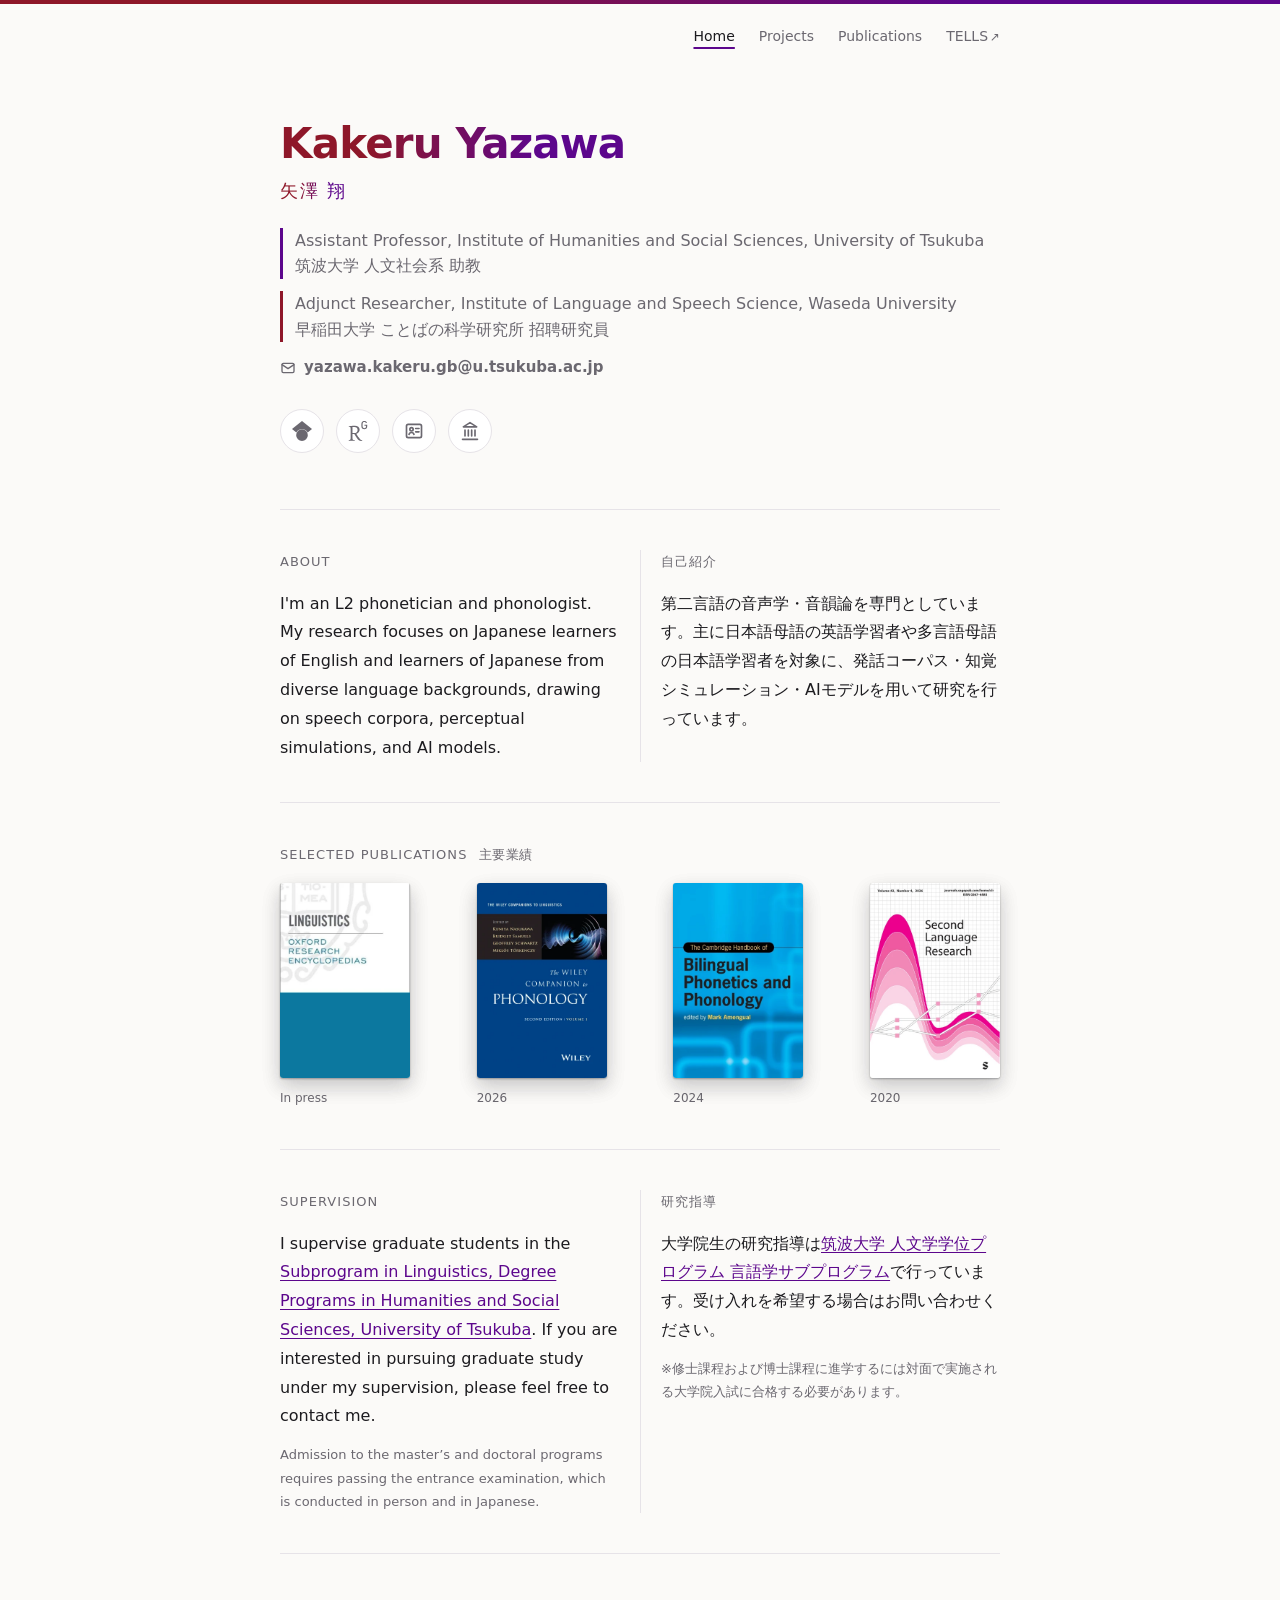
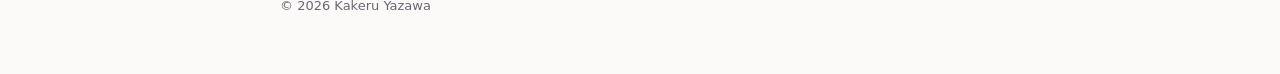
<file: index.html>
<!DOCTYPE html>
<html lang="ja">
<head>
<meta charset="UTF-8">
<meta name="viewport" content="width=device-width, initial-scale=1.0">
<!-- Google Analytics -->
<script async src="https://www.googletagmanager.com/gtag/js?id=G-76KZ6L3GGK"></script>
<script>
  window.dataLayer = window.dataLayer || [];
  function gtag(){dataLayer.push(arguments);}
  gtag('js', new Date());
  gtag('config', 'G-76KZ6L3GGK');
</script>
<title>Kakeru Yazawa（矢澤 翔）</title>
<meta name="description" content="Personal website of Kakeru Yazawa. 矢澤 翔の個人サイトです。">
<link rel="canonical" href="https://kakeru-yazawa.github.io/">
<meta property="og:type" content="website">
<meta property="og:site_name" content="Kakeru Yazawa（矢澤 翔）">
<meta property="og:title" content="Kakeru Yazawa（矢澤 翔）">
<meta property="og:description" content="Personal website of Kakeru Yazawa. 矢澤 翔の個人サイトです。">
<meta property="og:url" content="https://kakeru-yazawa.github.io/">
<meta property="og:locale" content="ja_JP">
<meta name="twitter:card" content="summary">
<script type="application/ld+json">
{
  "@context": "https://schema.org",
  "@type": "WebSite",
  "name": "Kakeru Yazawa（矢澤 翔）",
  "url": "https://kakeru-yazawa.github.io/"
}
</script>
<script type="application/ld+json">
{
  "@context": "https://schema.org",
  "@type": "Person",
  "name": "Kakeru Yazawa",
  "alternateName": "矢澤 翔",
  "url": "https://kakeru-yazawa.github.io/",
  "jobTitle": "Assistant Professor",
  "affiliation": [
    {
      "@type": "CollegeOrUniversity",
      "name": "University of Tsukuba",
      "alternateName": "筑波大学"
    },
    {
      "@type": "Organization",
      "name": "Institute of Language and Speech Science, Waseda University",
      "alternateName": "早稲田大学 ことばの科学研究所"
    }
  ],
  "knowsAbout": [
    "second language speech",
    "phonetics",
    "phonology",
    "speech corpora",
    "speech perception"
  ],
  "sameAs": [
    "https://scholar.google.com/citations?user=lG83zm0AAAAJ",
    "https://www.researchgate.net/profile/Kakeru-Yazawa",
    "https://researchmap.jp/kakeruyazawa",
    "https://trios.tsukuba.ac.jp/researcher/0000004554"
  ]
}
</script>
<link rel="icon" href="icons/favicon.svg" type="image/svg+xml">
<link rel="apple-touch-icon" href="icons/favicon.png">
<link rel="stylesheet" href="style.css">
</head>
<body>
<main class="page">
<nav class="site-nav">
  <ul>
    <li><a href="./" aria-current="page">Home</a></li>
    <li><a href="projects.html">Projects</a></li>
    <li><a href="publications.html">Publications</a></li>
    <li><a href="https://sites.google.com/view/jinsya-tells" target="_blank" rel="noopener" title="TELLS: Tsukuba Empirical Linguistics and Language Sciences（筑波実証言語研究グループ）">TELLS<span class="ext" aria-hidden="true">↗</span></a></li>
  </ul>
</nav>

  <header class="hero">
    <h1 lang="en">Kakeru Yazawa</h1>
    <p class="name-ja">矢澤 翔</p>
    <p class="affiliation affiliation-tsukuba">
      <span lang="en">Assistant Professor, Institute of Humanities and Social Sciences, University of Tsukuba</span>
      <span>筑波大学 人文社会系 助教</span>
    </p>
    <p class="affiliation affiliation-waseda">
      <span lang="en">Adjunct Researcher, Institute of Language and Speech Science, Waseda University</span>
      <span>早稲田大学 ことばの科学研究所 招聘研究員</span>
    </p>
    <p class="contact">
      <svg viewBox="0 0 24 24" aria-hidden="true"><rect x="3" y="5" width="18" height="14" rx="2"/><path d="m3 7 9 6 9-6"/></svg>
      <span class="email">yazawa.kakeru.gb [at] u.tsukuba.ac.jp</span>
    </p>
    <div class="actions">
      <ul class="socials">
        <li>
          <a class="social social-scholar" href="https://scholar.google.com/citations?user=lG83zm0AAAAJ" aria-label="Google Scholar" title="Google Scholar">
            <svg viewBox="0 0 24 24" aria-hidden="true"><path d="M5.242 13.769L0 9.5 12 0l12 9.5-5.242 4.269C17.548 11.249 14.978 9.5 12 9.5c-2.977 0-5.548 1.748-6.758 4.269zM12 10a7 7 0 1 0 0 14 7 7 0 0 0 0-14z"/></svg>
          </a>
        </li>
        <li>
          <a class="social social-researchgate" href="https://www.researchgate.net/profile/Kakeru-Yazawa" aria-label="ResearchGate" title="ResearchGate">
            <svg viewBox="0 0 24 24" aria-hidden="true"><path d="M19.586 0c-.818 0-1.508.19-2.073.565-.563.377-.97.936-1.213 1.68a3.193 3.193 0 0 0-.112.437 8.365 8.365 0 0 0-.078.53 9 9 0 0 0-.05.727c-.01.282-.013.621-.013 1.016a31.121 31.123 0 0 0 .014 1.017 9 9 0 0 0 .05.727 7.946 7.946 0 0 0 .077.53h-.005a3.334 3.334 0 0 0 .113.438c.245.743.65 1.303 1.214 1.68.565.376 1.256.564 2.075.564.8 0 1.536-.213 2.105-.603.57-.39.94-.916 1.175-1.65.076-.235.135-.558.177-.93a10.9 10.9 0 0 0 .043-1.207v-.82c0-.095-.047-.142-.14-.142h-3.064c-.094 0-.14.047-.14.141v.956c0 .094.046.14.14.14h1.666c.056 0 .084.03.084.086 0 .36 0 .62-.036.865-.038.244-.1.447-.147.606-.108.385-.348.664-.638.876-.29.212-.738.35-1.227.35-.545 0-.901-.15-1.21-.353-.306-.203-.517-.454-.67-.915a3.136 3.136 0 0 1-.147-.762 17.366 17.367 0 0 1-.034-.656c-.01-.26-.014-.572-.014-.939a26.401 26.403 0 0 1 .014-.938 15.821 15.822 0 0 1 .035-.656 3.19 3.19 0 0 1 .148-.76 1.89 1.89 0 0 1 .742-1.01c.344-.244.593-.352 1.137-.352.508 0 .815.096 1.144.303.33.207.528.492.764.925.047.094.111.118.198.07l1.044-.43c.075-.048.09-.115.042-.199a3.549 3.549 0 0 0-.466-.742 3 3 0 0 0-.679-.607 3.313 3.313 0 0 0-.903-.41A4.068 4.068 0 0 0 19.586 0zM8.217 5.836c-1.69 0-3.036.086-4.297.086-1.146 0-2.291 0-3.007-.029v.831l1.088.2c.744.144 1.174.488 1.174 2.264v11.288c0 1.777-.43 2.12-1.174 2.263l-1.088.2v.832c.773-.029 2.12-.086 3.465-.086 1.29 0 2.951.057 3.667.086v-.831l-1.49-.2c-.773-.115-1.174-.487-1.174-2.264v-4.784c.688.057 1.29.057 2.206.057 1.748 3.123 3.41 5.472 4.355 6.56.86 1.032 2.177 1.691 3.839 1.691.487 0 1.003-.086 1.318-.23v-.744c-1.031 0-2.063-.716-2.808-1.518-1.26-1.376-2.95-3.582-4.355-6.074 2.32-.545 4.04-2.722 4.04-4.9 0-3.208-2.492-4.698-5.758-4.698zm-.515 1.29c2.406 0 3.839 1.26 3.839 3.552 0 2.263-1.547 3.782-4.097 3.782-.974 0-1.404-.03-2.063-.086v-7.19c.66-.059 1.547-.059 2.32-.059z"/></svg>
          </a>
        </li>
        <li>
          <a class="social social-researchmap" href="https://researchmap.jp/kakeruyazawa" aria-label="researchmap" title="researchmap">
            <svg class="stroke" viewBox="0 0 24 24" aria-hidden="true"><rect x="3" y="4" width="18" height="16" rx="2"/><circle cx="9" cy="10" r="2"/><path d="M6 16c.6-1.5 1.7-2.2 3-2.2s2.4.7 3 2.2M14 9h4M14 13h4"/></svg>
          </a>
        </li>
        <li>
          <a class="social social-trios" href="https://trios.tsukuba.ac.jp/researcher/0000004554" aria-label="TRIOS（筑波大学研究者総覧）" title="TRIOS（筑波大学研究者総覧）">
            <svg class="stroke" viewBox="0 0 24 24" aria-hidden="true"><path d="M3 22h18M6 18v-7M10 18v-7M14 18v-7M18 18v-7M12 2l8 5H4z"/></svg>
          </a>
        </li>
      </ul>
    </div>
  </header>

  <section class="section bilingual">
    <div lang="en">
      <h2>About</h2>
      <p>I'm an L2 phonetician and phonologist. My research focuses on Japanese learners of English and learners of Japanese from diverse language backgrounds, drawing on speech corpora, perceptual simulations, and AI models.</p>
    </div>
    <div>
      <h2>自己紹介</h2>
      <p>第二言語の音声学・音韻論を専門としています。主に日本語母語の英語学習者や多言語母語の日本語学習者を対象に、発話コーパス・知覚シミュレーション・AIモデルを用いて研究を行っています。</p>
    </div>
  </section>

  <section class="section publications-selected">
    <h2>Selected publications <span class="ja" lang="ja">主要業績</span></h2>
    <ul class="book-shelf">
      <li>
        <a class="book" href="https://doi.org/10.1093/acrefore/9780199384655.013.1103" target="_blank" rel="noopener">
          <span class="book-page" aria-hidden="true">
            <span class="bp-title">Phonetic development in the lifespan</span>
            <span class="bp-authors">Kakeru Yazawa<br>Catalina Torres<br>Paola Escudero</span>
          </span>
          <span class="book-cover">
            <img src="images/oxford-research-encyclopedia-linguistics.webp" width="360" height="546" loading="lazy" alt="Oxford Research Encyclopedia of Linguistics: article by Yazawa, Torres and Escudero">
            <span class="book-back"></span>
          </span>
        </a>
        <span>In press</span>
      </li>
      <li>
        <a class="book" href="https://doi.org/10.1002/9781394166091.wbctp0152" target="_blank" rel="noopener">
          <span class="book-page" aria-hidden="true">
            <span class="bp-title">Second language phonology</span>
            <span class="bp-authors">Laura Colantoni<br>Paola Escudero<br>Jeffrey Steele<br>Kakeru Yazawa</span>
          </span>
          <span class="book-cover">
            <img src="images/wiley-companion-to-phonology.webp" width="360" height="532" loading="lazy" alt="The Wiley Companion to Phonology, 2nd edition, Volume 1, edited by Nasukawa, Samuels, Schwartz and Törkenczy: chapter by Colantoni, Escudero, Steele and Yazawa">
            <span class="book-back"></span>
          </span>
        </a>
        <span>2026</span>
      </li>
      <li>
        <a class="book" href="https://doi.org/10.1017/9781009105767.009" target="_blank" rel="noopener">
          <span class="book-page" aria-hidden="true">
            <span class="bp-title">The Second Language Linguistic Perception model</span>
            <span class="bp-authors">Paola Escudero<br>Kakeru Yazawa</span>
          </span>
          <span class="book-cover">
            <img src="images/cambridge-handbook-bilingual-phonetics-phonology.webp" width="360" height="546" loading="lazy" alt="The Cambridge Handbook of Bilingual Phonetics and Phonology, edited by Mark Amengual (Cambridge University Press, 2024): chapter by Escudero and Yazawa">
            <span class="book-back"></span>
          </span>
        </a>
        <span>2024</span>
      </li>
      <li>
        <a class="book" href="https://doi.org/10.1177/0267658319832645" target="_blank" rel="noopener">
          <span class="book-page" aria-hidden="true">
            <span class="bp-title">Language-dependent cue weighting: An investigation of perception modes in L2 learning</span>
            <span class="bp-authors">Kakeru Yazawa<br>James Whang<br>Mariko Kondo<br>Paola Escudero</span>
          </span>
          <span class="book-cover">
            <img src="images/second-language-research.webp" width="360" height="546" loading="lazy" alt="Second Language Research (SAGE journal): article by Yazawa, Whang, Kondo and Escudero">
            <span class="book-back"></span>
          </span>
        </a>
        <span>2020</span>
      </li>
    </ul>
  </section>

  <section class="section bilingual">
    <div lang="en">
      <h2>Supervision</h2>
      <p>I supervise graduate students in the <a href="https://linguistics.hass.tsukuba.ac.jp/">Subprogram in Linguistics, Degree Programs in Humanities and Social Sciences, University of Tsukuba</a>. If you are interested in pursuing graduate study under my supervision, please feel free to contact me.</p>
      <p class="note">Admission to the master&rsquo;s and doctoral programs requires passing the entrance examination, which is conducted in person and in Japanese.</p>
    </div>
    <div>
      <h2>研究指導</h2>
      <p>大学院生の研究指導は<a href="https://linguistics.hass.tsukuba.ac.jp/">筑波大学 人文学学位プログラム 言語学サブプログラム</a>で行っています。受け入れを希望する場合はお問い合わせください。</p>
      <p class="note">※修士課程および博士課程に進学するには対面で実施される大学院入試に合格する必要があります。</p>
    </div>
  </section>

  <footer class="footer">&copy; 2026 Kakeru Yazawa</footer>
</main>
<script>
  // Build the email address at display time (so the HTML never contains a raw address with @)
  document.querySelectorAll(".email").forEach(function (el) {
    var address = ["yazawa.kakeru.gb", "u.tsukuba.ac.jp"].join("@");
    el.textContent = address;
  });
</script>
<script src="js/book-shelf.js"></script>
</body>
</html>
</file>
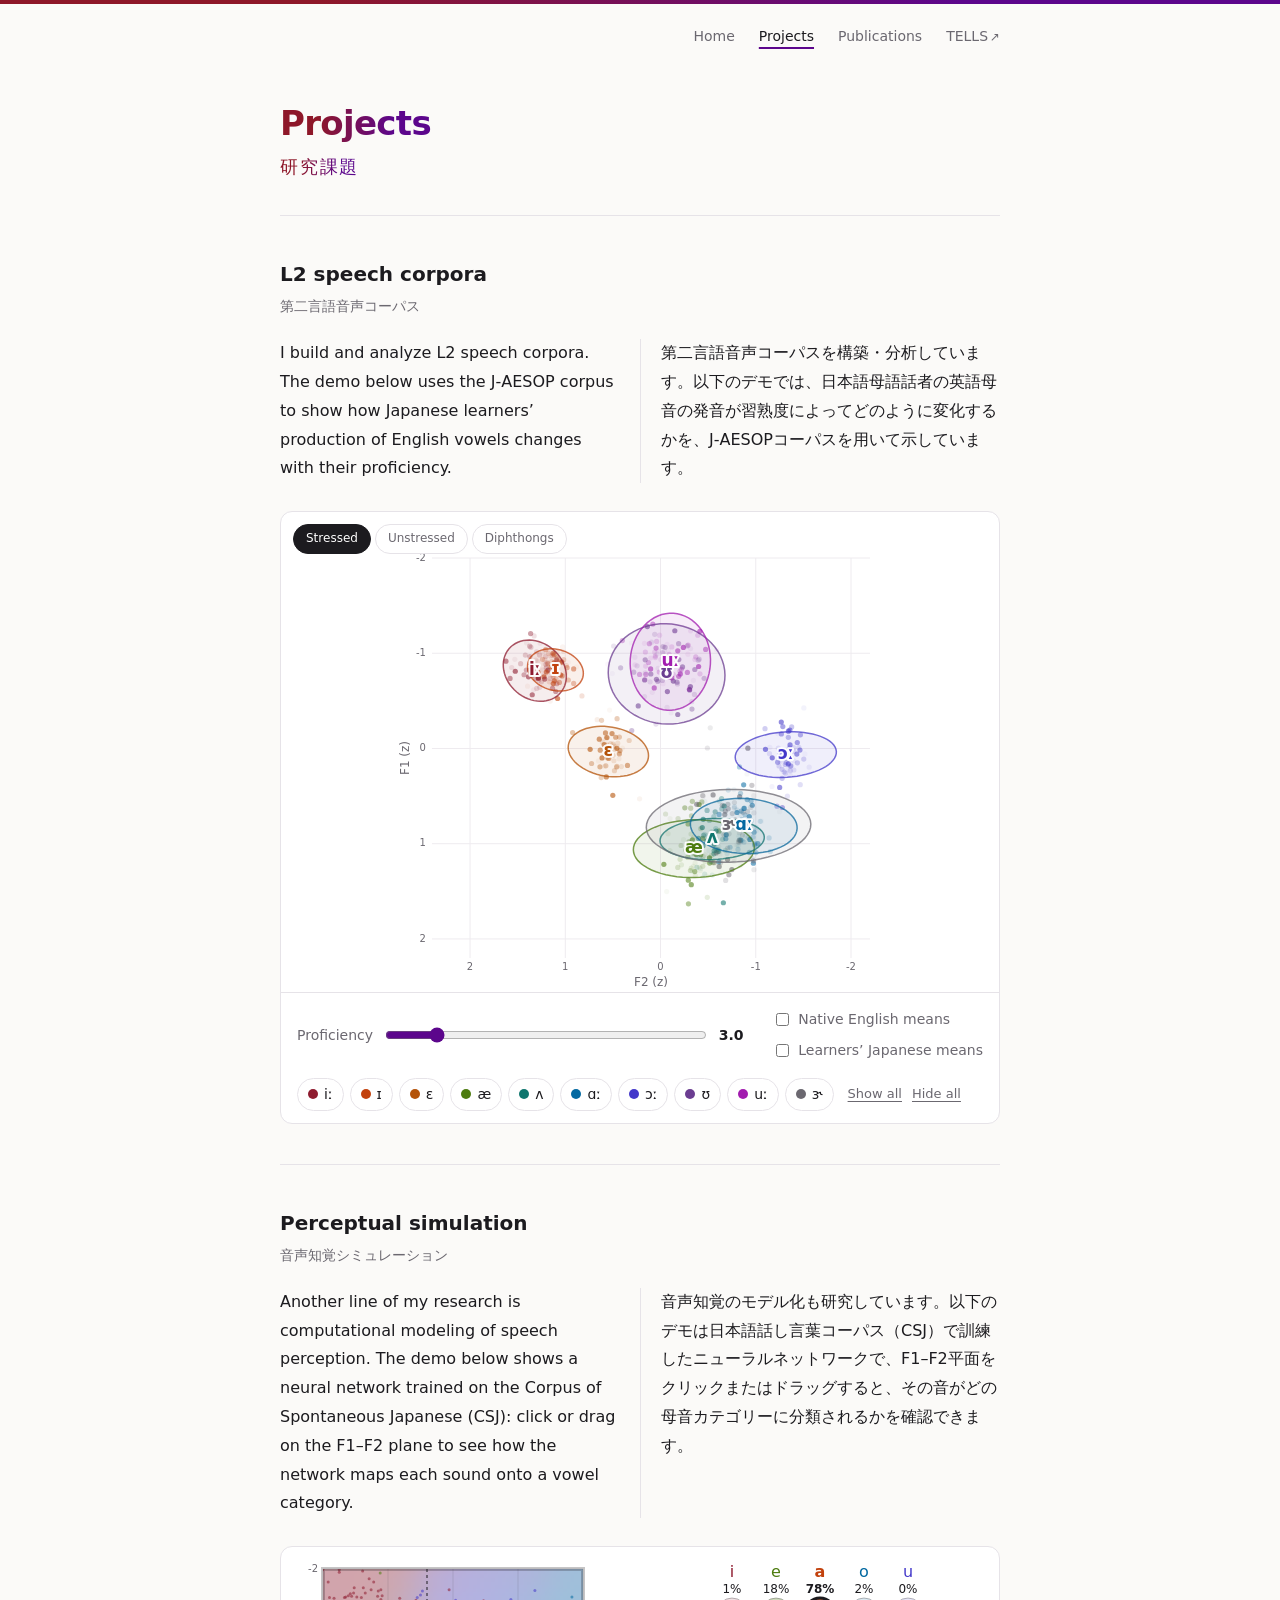
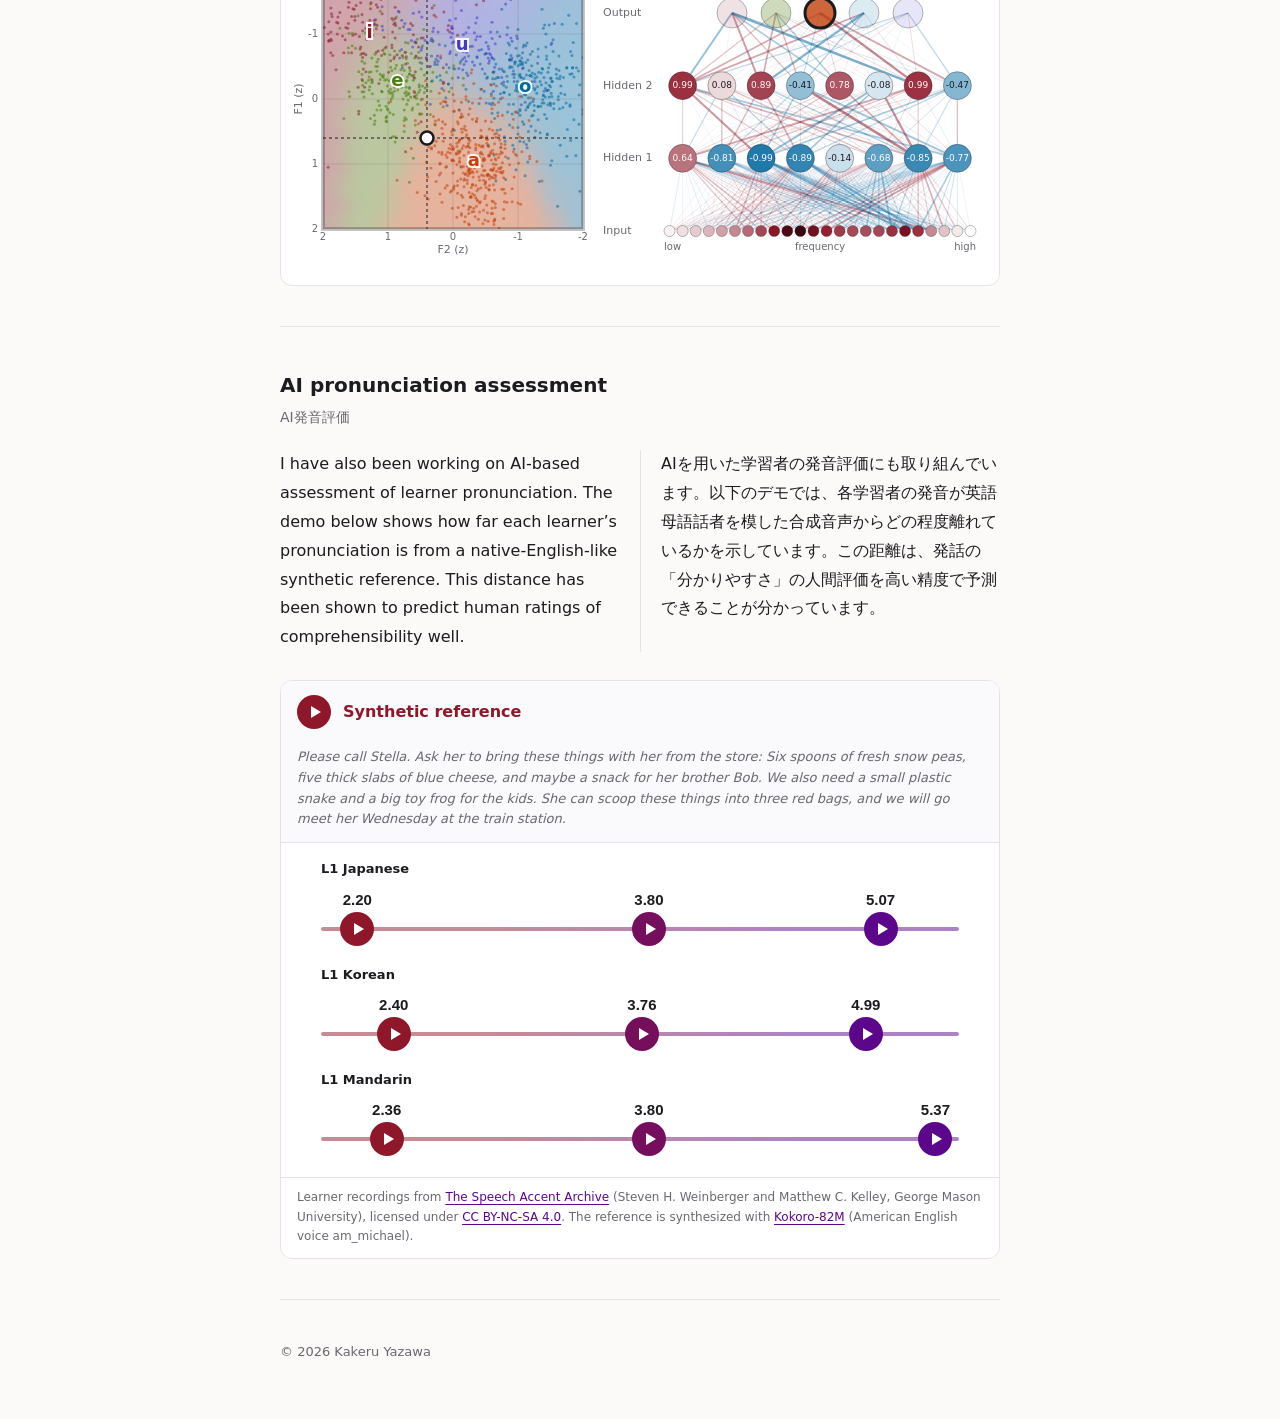
<file: projects.html>
<!DOCTYPE html>
<html lang="en">
<head>
<meta charset="UTF-8">
<meta name="viewport" content="width=device-width, initial-scale=1.0">
<!-- Google Analytics -->
<script async src="https://www.googletagmanager.com/gtag/js?id=G-76KZ6L3GGK"></script>
<script>
  window.dataLayer = window.dataLayer || [];
  function gtag(){dataLayer.push(arguments);}
  gtag('js', new Date());
  gtag('config', 'G-76KZ6L3GGK');
</script>
<title>Projects | Kakeru Yazawa</title>
<meta name="description" content="Research projects of Kakeru Yazawa（矢澤 翔）, University of Tsukuba.">
<link rel="canonical" href="https://kakeru-yazawa.github.io/projects.html">
<meta property="og:type" content="website">
<meta property="og:site_name" content="Kakeru Yazawa">
<meta property="og:title" content="Projects | Kakeru Yazawa">
<meta property="og:description" content="Research projects of Kakeru Yazawa（矢澤 翔）, University of Tsukuba.">
<meta property="og:url" content="https://kakeru-yazawa.github.io/projects.html">
<meta property="og:locale" content="en_US">
<meta name="twitter:card" content="summary">
<link rel="icon" href="icons/favicon.svg" type="image/svg+xml">
<link rel="apple-touch-icon" href="icons/favicon.png">
<link rel="stylesheet" href="style.css">
</head>
<body>
<main class="page">
<nav class="site-nav">
  <ul>
    <li><a href="./">Home</a></li>
    <li><a href="projects.html" aria-current="page">Projects</a></li>
    <li><a href="publications.html">Publications</a></li>
    <li><a href="https://sites.google.com/view/jinsya-tells" target="_blank" rel="noopener" title="TELLS: Tsukuba Empirical Linguistics and Language Sciences（筑波実証言語研究グループ）">TELLS<span class="ext" aria-hidden="true">↗</span></a></li>
  </ul>
</nav>

  <header class="subpage-header">
    <h1 lang="en">Projects</h1>
    <p class="name-ja">研究課題</p>
  </header>

  <section class="section project">
    <h2 class="project-title" lang="en">L2 speech corpora</h2>
    <p class="project-title-ja">第二言語音声コーパス</p>
    <div class="bilingual">
      <div lang="en">
        <p>I build and analyze L2 speech corpora. The demo below uses the J&#8209;AESOP corpus to show how Japanese learners&rsquo; production of English vowels changes with their proficiency.</p>
      </div>
      <div>
        <p>第二言語音声コーパスを構築・分析しています。以下のデモでは、日本語母語話者の英語母音の発音が習熟度によってどのように変化するかを、J&#8209;AESOPコーパスを用いて示しています。</p>
      </div>
    </div>

    <figure class="vowel-landscape">
      <div class="vl-stage">
        <div class="vl-tabs" role="tablist" aria-label="Data set">
          <button type="button" role="tab" data-set="vowels" data-src="data/jaesop-vowels.json" aria-selected="true">Stressed</button>
          <button type="button" role="tab" data-set="unstressed" data-src="data/jaesop-unstressed.json" aria-selected="false">Unstressed</button>
          <button type="button" role="tab" data-set="diphthongs" data-src="data/jaesop-diphthongs.json" aria-selected="false">Diphthongs</button>
        </div>
        <canvas aria-label="Japanese speakers' English vowels in the F1-F2 space by L2 proficiency"></canvas>
      </div>
      <div class="vl-controls">
        <label class="vl-slider">
          <span>Proficiency</span>
          <input class="vl-prof" type="range" min="2" max="9" step="0.05" value="3">
          <output class="vl-prof-value"></output>
        </label>
        <div class="vl-checks">
          <label class="vl-toggle"><input class="vl-native" type="checkbox"> Native English means</label>
          <label class="vl-toggle"><input class="vl-japanese" type="checkbox" data-src="data/jaesop-japanese.json"> Learners&rsquo; Japanese means</label>
        </div>
      </div>
      <div class="vl-vowels" role="group" aria-label="Show or hide vowels"></div>
      <p class="vl-status"></p>
    </figure>
  </section>

  <section class="section project">
    <h2 class="project-title" lang="en">Perceptual simulation</h2>
    <p class="project-title-ja">音声知覚シミュレーション</p>
    <div class="bilingual">
      <div lang="en">
        <p>Another line of my research is computational modeling of speech perception. The demo below shows a neural network trained on the Corpus of Spontaneous Japanese (CSJ): click or drag on the F1&ndash;F2 plane to see how the network maps each sound onto a vowel category.</p>
      </div>
      <div>
        <p>音声知覚のモデル化も研究しています。以下のデモは日本語話し言葉コーパス（CSJ）で訓練したニューラルネットワークで、F1&ndash;F2平面をクリックまたはドラッグすると、その音がどの母音カテゴリーに分類されるかを確認できます。</p>
      </div>
    </div>

    <figure class="nn-demo" lang="en" data-src="data/csj-vowel-network.json">
      <div class="nn-panes">
        <canvas class="nn-map" aria-label="Vowel chart: click to choose the F1 and F2 given to the network"></canvas>
        <canvas class="nn-net" aria-label="The network's units and their values for the chosen F1 and F2"></canvas>
      </div>
    </figure>
  </section>

  <section class="section project">
    <h2 class="project-title" lang="en">AI pronunciation assessment</h2>
    <p class="project-title-ja">AI発音評価</p>
    <div class="bilingual">
      <div lang="en">
        <p>I have also been working on AI-based assessment of learner pronunciation. The demo below shows how far each learner&rsquo;s pronunciation is from a native-English-like synthetic reference. This distance has been shown to predict human ratings of comprehensibility well.</p>
      </div>
      <div>
        <p>AIを用いた学習者の発音評価にも取り組んでいます。以下のデモでは、各学習者の発音が英語母語話者を模した合成音声からどの程度離れているかを示しています。この距離は、発話の「分かりやすさ」の人間評価を高い精度で予測できることが分かっています。</p>
      </div>
    </div>

    <figure class="apa-demo" lang="en">
      <div class="apa-ref">
        <button type="button" class="apa-play" data-src="audio/kokoro-am-michael.wav" aria-label="Play the synthetic reference"></button>
        <div class="apa-ref-label">Synthetic reference</div>
      </div>
      <p class="apa-passage">Please call Stella. Ask her to bring these things with her from the store: Six spoons of fresh snow peas, five thick slabs of blue cheese, and maybe a snack for her brother Bob. We also need a small plastic snake and a big toy frog for the kids. She can scoop these things into three red bags, and we will go meet her Wednesday at the train station.</p>
      <div class="apa-scale">
        <!-- One group per L1; all groups share one distance scale (2 at the left end, 5.5 at the right) -->
        <div class="apa-group">
          <p class="apa-group-label">L1 Japanese</p>
          <div class="apa-axis">
            <button type="button" class="apa-play apa-mark" style="left:5.7%; --c: #8e1729" data-src="audio/japanese8.mp3" aria-label="Play an L1 Japanese speaker (distance 2.20)"><span class="apa-dist">2.20</span></button>
            <button type="button" class="apa-play apa-mark" style="left:51.4%; --c: #740e5d" data-src="audio/japanese13.mp3" aria-label="Play an L1 Japanese speaker (distance 3.80)"><span class="apa-dist">3.80</span></button>
            <button type="button" class="apa-play apa-mark" style="left:87.7%; --c: #5c068c" data-src="audio/japanese4.mp3" aria-label="Play an L1 Japanese speaker (distance 5.07)"><span class="apa-dist">5.07</span></button>
          </div>
        </div>
        <div class="apa-group">
          <p class="apa-group-label">L1 Korean</p>
          <div class="apa-axis">
            <button type="button" class="apa-play apa-mark" style="left:11.4%; --c: #8e1729" data-src="audio/korean7.mp3" aria-label="Play an L1 Korean speaker (distance 2.40)"><span class="apa-dist">2.40</span></button>
            <button type="button" class="apa-play apa-mark" style="left:50.3%; --c: #750e5b" data-src="audio/korean54.mp3" aria-label="Play an L1 Korean speaker (distance 3.76)"><span class="apa-dist">3.76</span></button>
            <button type="button" class="apa-play apa-mark" style="left:85.4%; --c: #5c068c" data-src="audio/korean1.mp3" aria-label="Play an L1 Korean speaker (distance 4.99)"><span class="apa-dist">4.99</span></button>
          </div>
        </div>
        <div class="apa-group">
          <p class="apa-group-label">L1 Mandarin</p>
          <div class="apa-axis">
            <button type="button" class="apa-play apa-mark" style="left:10.3%; --c: #8e1729" data-src="audio/mandarin33.mp3" aria-label="Play an L1 Mandarin speaker (distance 2.36)"><span class="apa-dist">2.36</span></button>
            <button type="button" class="apa-play apa-mark" style="left:51.4%; --c: #740e5d" data-src="audio/mandarin28.mp3" aria-label="Play an L1 Mandarin speaker (distance 3.80)"><span class="apa-dist">3.80</span></button>
            <button type="button" class="apa-play apa-mark" style="left:96.3%; --c: #5c068c" data-src="audio/mandarin91.mp3" aria-label="Play an L1 Mandarin speaker (distance 5.37)"><span class="apa-dist">5.37</span></button>
          </div>
        </div>
      </div>
      <figcaption>Learner recordings from <a href="https://accent.gmu.edu/">The Speech Accent Archive</a> (Steven H. Weinberger and Matthew C. Kelley, George Mason University), licensed under <a href="https://creativecommons.org/licenses/by-nc-sa/4.0/">CC BY-NC-SA 4.0</a>. The reference is synthesized with <a href="https://huggingface.co/hexgrad/Kokoro-82M">Kokoro-82M</a> (American English voice am_michael).</figcaption>
    </figure>
  </section>

  <footer class="footer">&copy; 2026 Kakeru Yazawa</footer>
</main>
<script src="js/vowel-chart.js"></script>
<script src="js/apa-demo.js"></script>
<script src="js/perception-demo.js"></script>
</body>
</html>
</file>
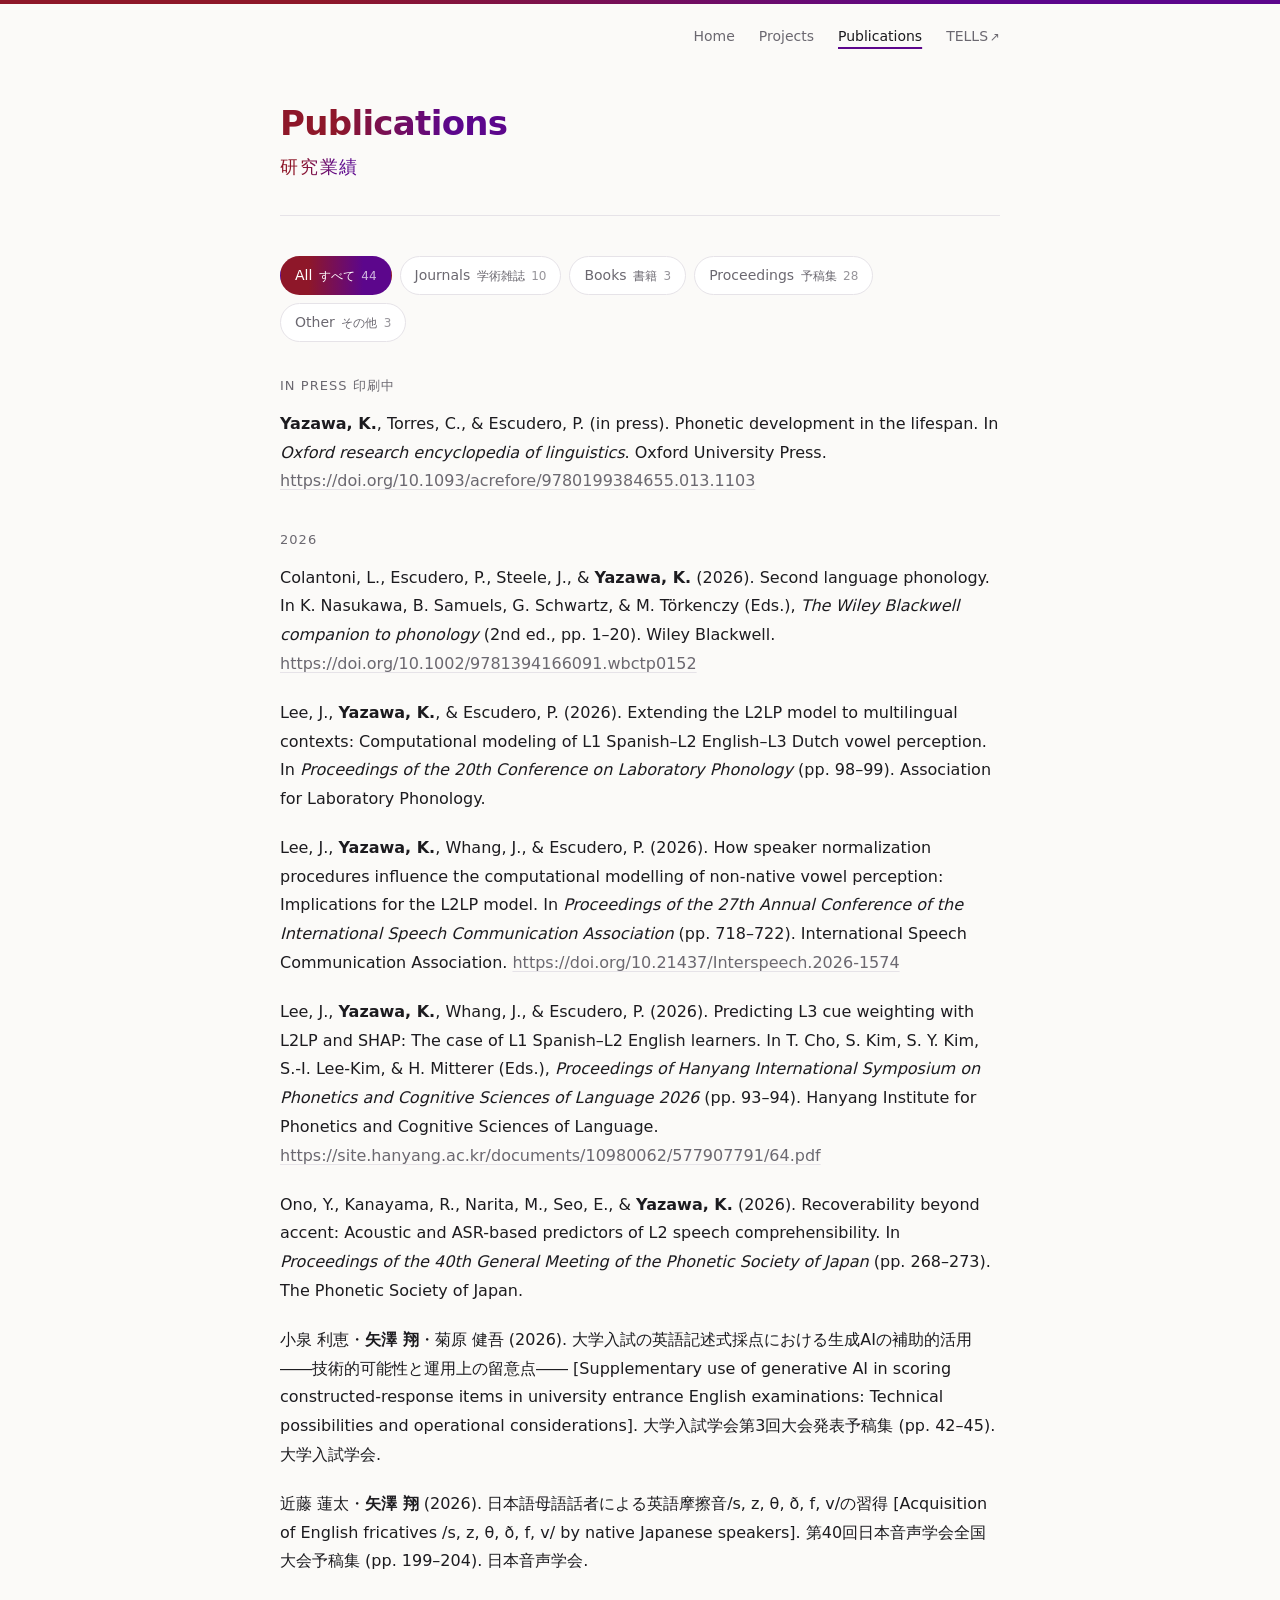
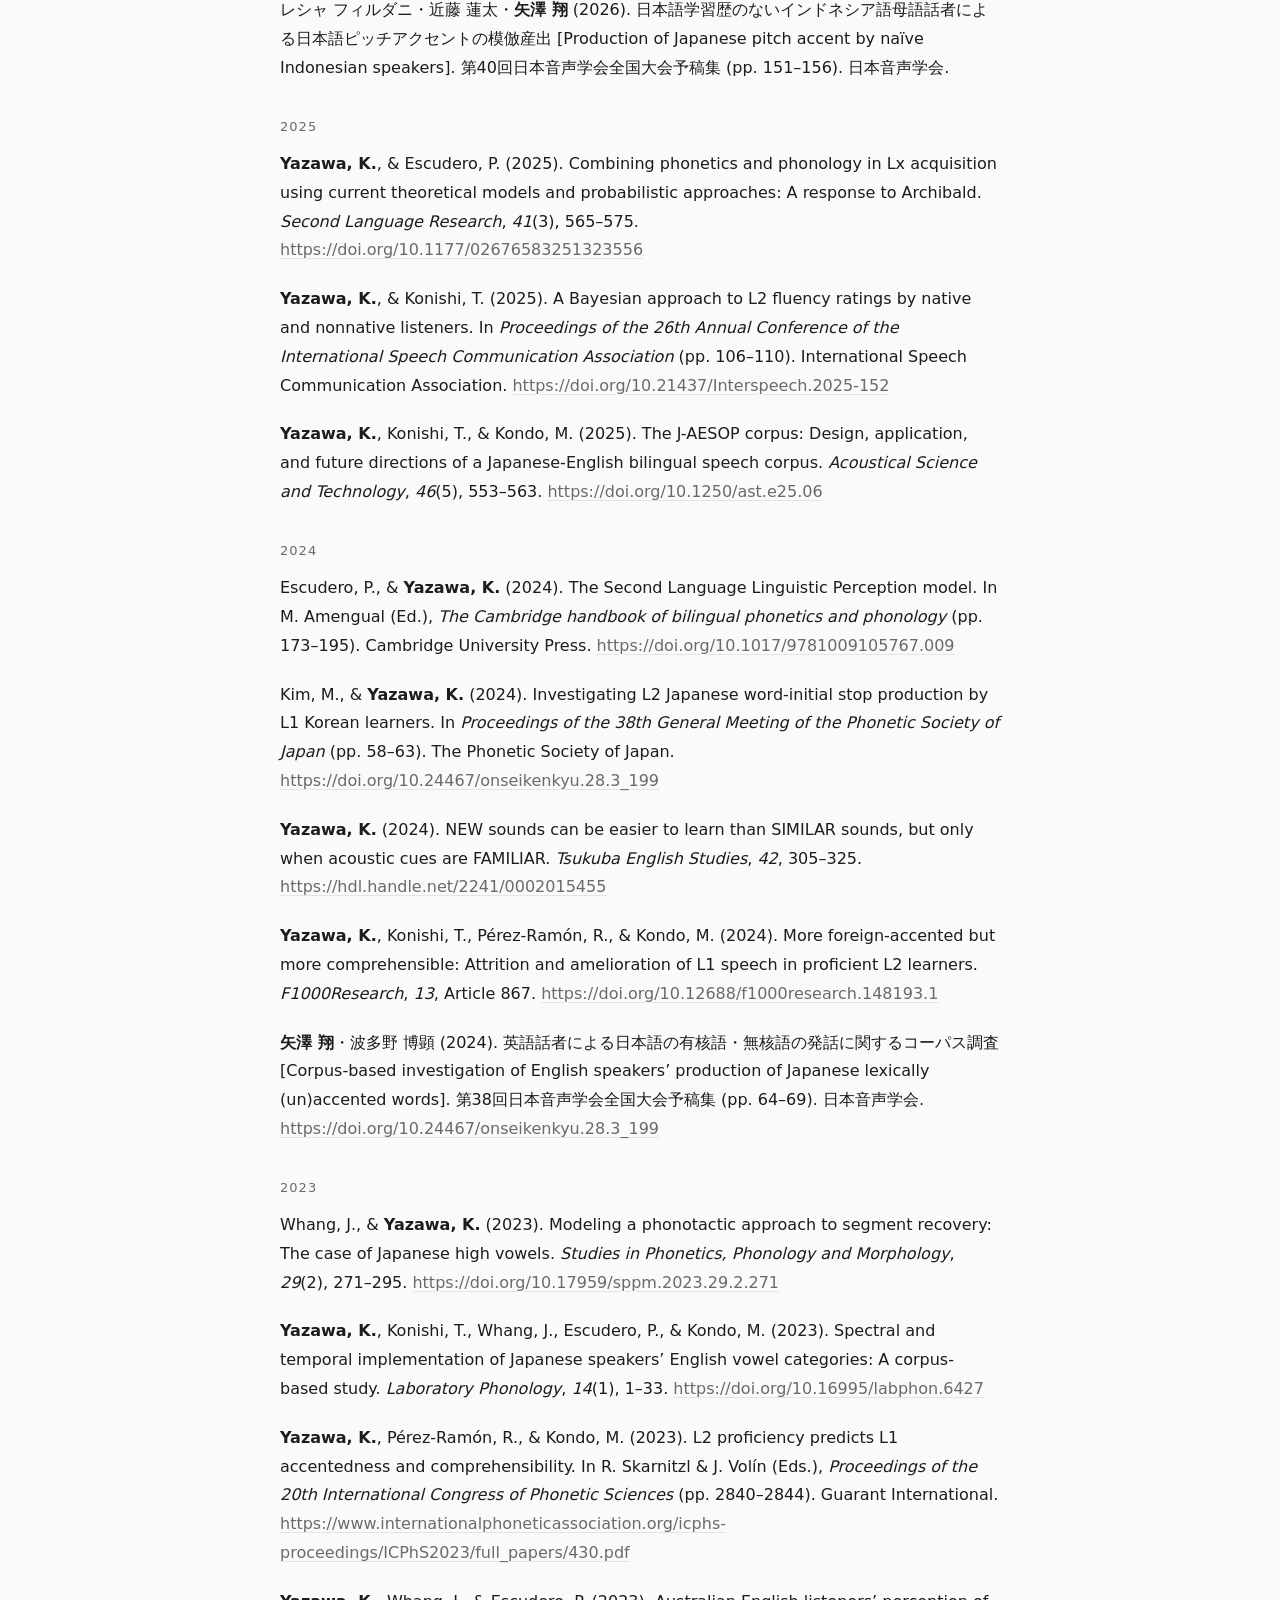
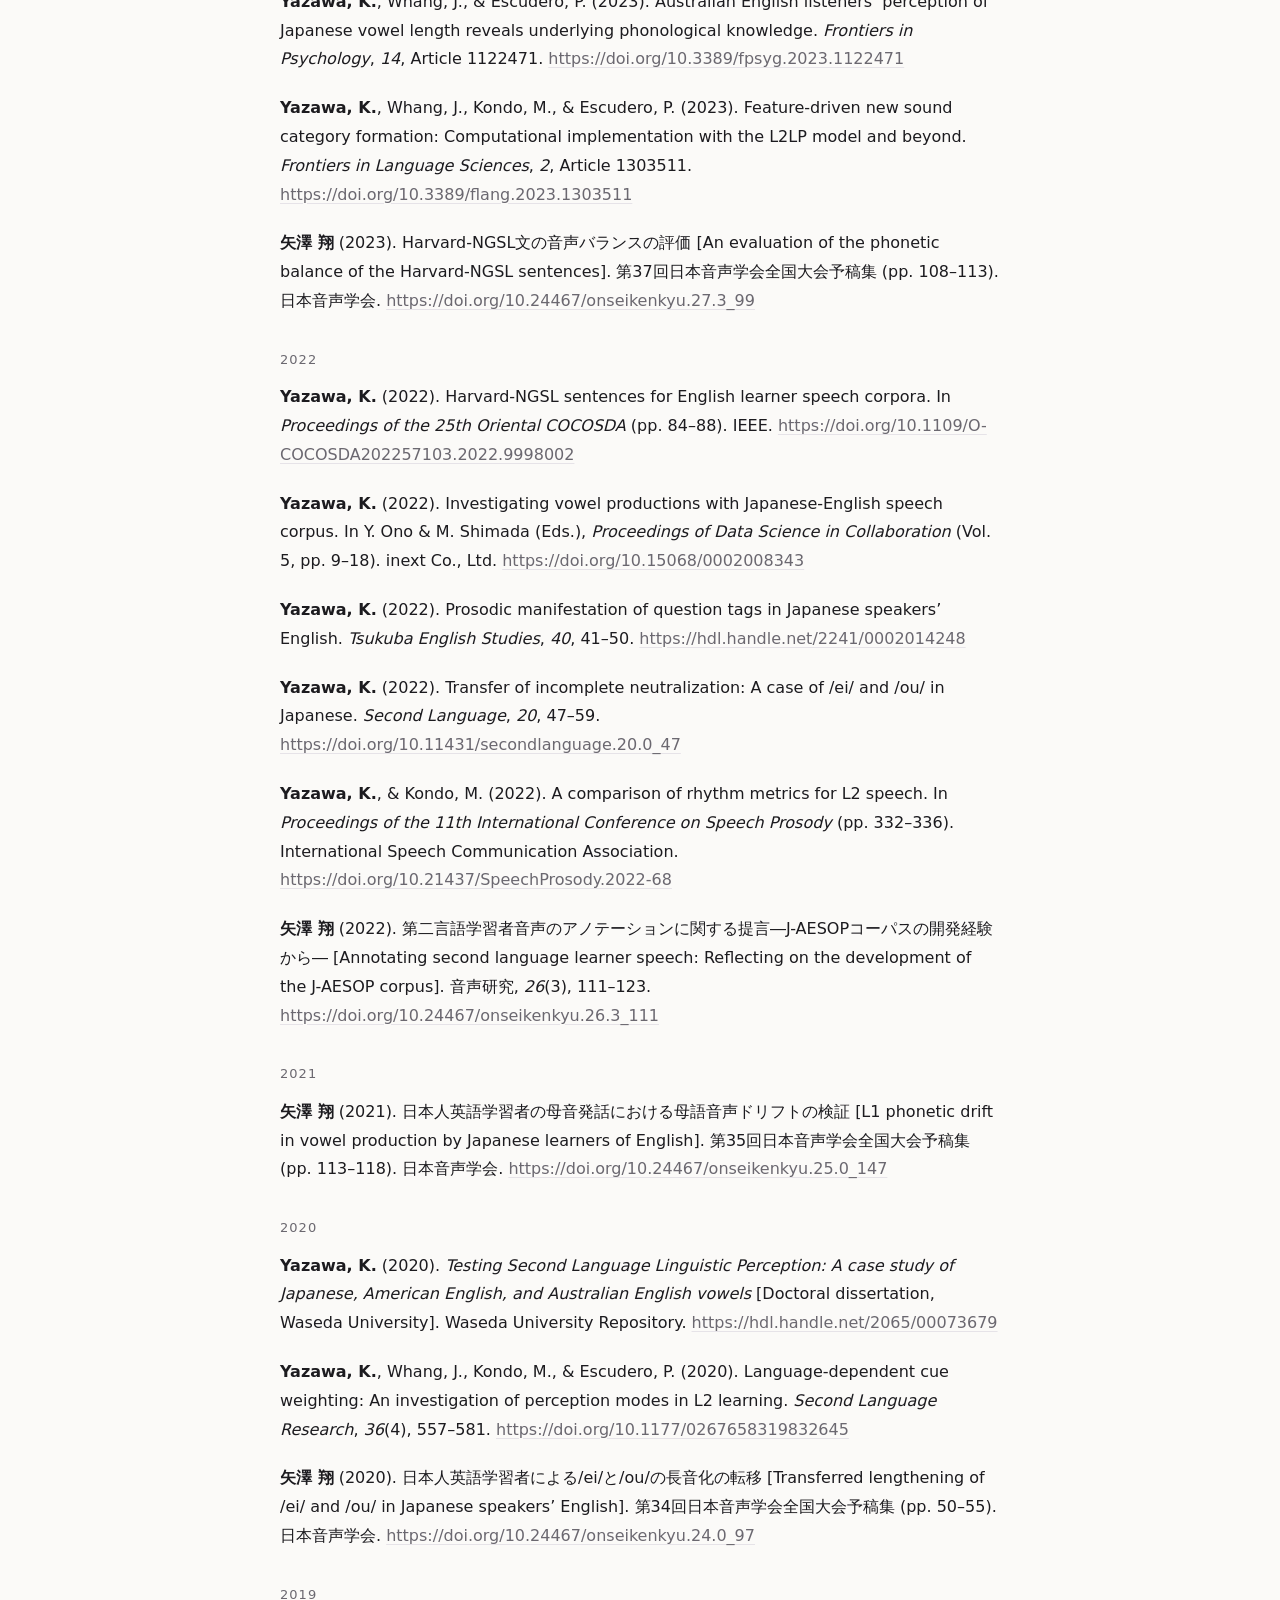
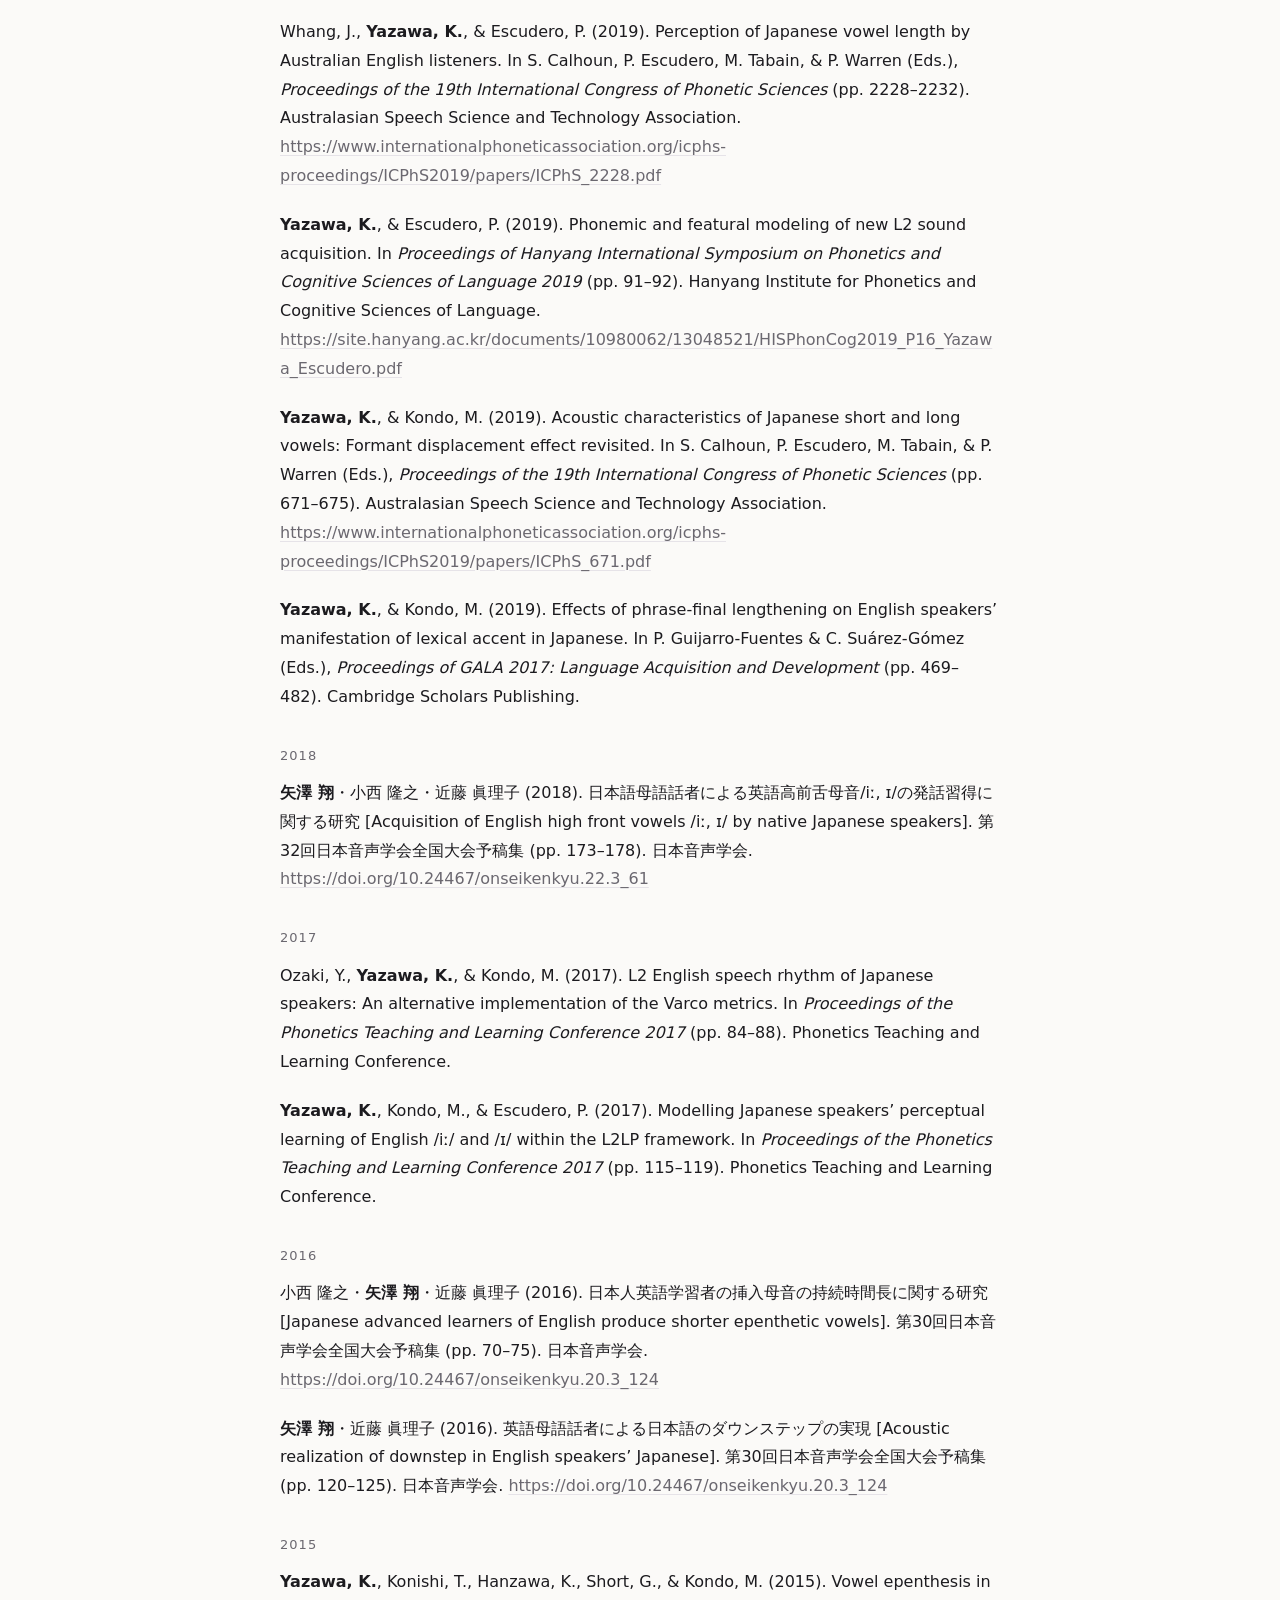
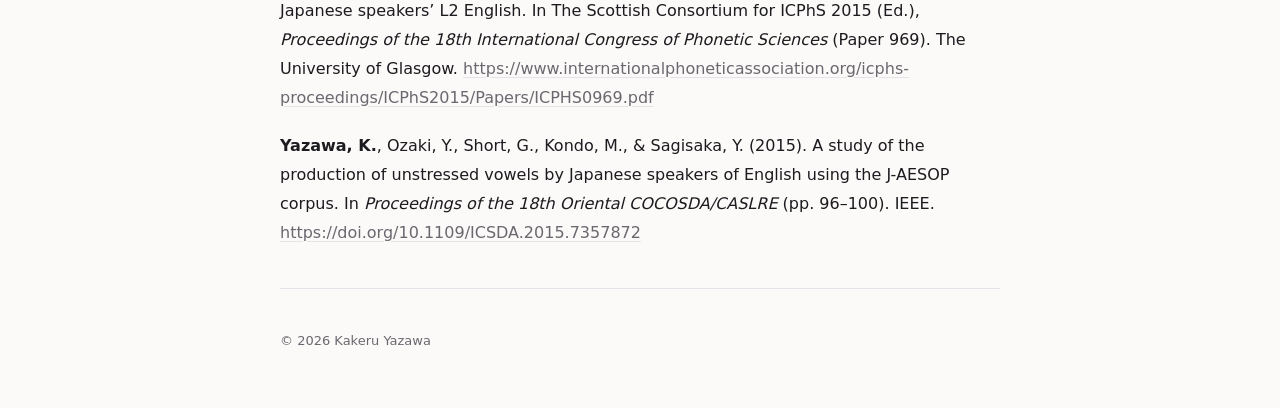
<file: publications.html>
<!DOCTYPE html>
<html lang="en">
<head>
<meta charset="UTF-8">
<meta name="viewport" content="width=device-width, initial-scale=1.0">
<!-- Google Analytics -->
<script async src="https://www.googletagmanager.com/gtag/js?id=G-76KZ6L3GGK"></script>
<script>
  window.dataLayer = window.dataLayer || [];
  function gtag(){dataLayer.push(arguments);}
  gtag('js', new Date());
  gtag('config', 'G-76KZ6L3GGK');
</script>
<title>Publications | Kakeru Yazawa</title>
<meta name="description" content="Publications of Kakeru Yazawa（矢澤 翔）, University of Tsukuba.">
<link rel="canonical" href="https://kakeru-yazawa.github.io/publications.html">
<meta property="og:type" content="website">
<meta property="og:site_name" content="Kakeru Yazawa">
<meta property="og:title" content="Publications | Kakeru Yazawa">
<meta property="og:description" content="Publications of Kakeru Yazawa（矢澤 翔）, University of Tsukuba.">
<meta property="og:url" content="https://kakeru-yazawa.github.io/publications.html">
<meta property="og:locale" content="en_US">
<meta name="twitter:card" content="summary">
<link rel="icon" href="icons/favicon.svg" type="image/svg+xml">
<link rel="apple-touch-icon" href="icons/favicon.png">
<link rel="stylesheet" href="style.css">
</head>
<body>
<main class="page">
<nav class="site-nav">
  <ul>
    <li><a href="./">Home</a></li>
    <li><a href="projects.html">Projects</a></li>
    <li><a href="publications.html" aria-current="page">Publications</a></li>
    <li><a href="https://sites.google.com/view/jinsya-tells" target="_blank" rel="noopener" title="TELLS: Tsukuba Empirical Linguistics and Language Sciences（筑波実証言語研究グループ）">TELLS<span class="ext" aria-hidden="true">↗</span></a></li>
  </ul>
</nav>

  <header class="subpage-header">
    <h1 lang="en">Publications</h1>
    <p class="name-ja">研究業績</p>
  </header>

  <section class="section">
    <!-- researchmap:start -->
    <div class="pub-filters" role="group" aria-label="Filter by type" hidden>
      <button type="button" data-filter="all" aria-pressed="true">All <span class="ja" lang="ja">すべて</span> <span class="count">44</span></button>
      <button type="button" data-filter="journal" aria-pressed="false">Journals <span class="ja" lang="ja">学術雑誌</span> <span class="count">10</span></button>
      <button type="button" data-filter="book" aria-pressed="false">Books <span class="ja" lang="ja">書籍</span> <span class="count">3</span></button>
      <button type="button" data-filter="proceedings" aria-pressed="false">Proceedings <span class="ja" lang="ja">予稿集</span> <span class="count">28</span></button>
      <button type="button" data-filter="other" aria-pressed="false">Other <span class="ja" lang="ja">その他</span> <span class="count">3</span></button>
    </div>
    <div class="pub-group">
    <h2 class="pub-year">In press <span lang="ja">印刷中</span></h2>
    <ol class="pubs">
      <li data-type="book">
        <b>Yazawa, K.</b>, Torres, C., &amp; Escudero, P. (in press).
        Phonetic development in the lifespan.
        In <i>Oxford research encyclopedia of linguistics</i>. Oxford University Press.
        <a class="doi" href="https://doi.org/10.1093/acrefore/9780199384655.013.1103">https://doi.org/10.1093/acrefore/9780199384655.013.1103</a>
      </li>
    </ol></div>
    <div class="pub-group">
    <h2 class="pub-year">2026</h2>
    <ol class="pubs">
      <li data-type="book">
        Colantoni, L., Escudero, P., Steele, J., &amp; <b>Yazawa, K.</b> (2026).
        Second language phonology.
        In K. Nasukawa, B. Samuels, G. Schwartz, &amp; M. Törkenczy (Eds.), <i>The Wiley Blackwell companion to phonology</i> (2nd ed., pp. 1–20). Wiley Blackwell.
        <a class="doi" href="https://doi.org/10.1002/9781394166091.wbctp0152">https://doi.org/10.1002/9781394166091.wbctp0152</a>
      </li>
      <li data-type="proceedings">
        Lee, J., <b>Yazawa, K.</b>, &amp; Escudero, P. (2026).
        Extending the L2LP model to multilingual contexts: Computational modeling of L1 Spanish–L2 English–L3 Dutch vowel perception.
        In <i>Proceedings of the 20th Conference on Laboratory Phonology</i> (pp. 98–99). Association for Laboratory Phonology.
      </li>
      <li data-type="proceedings">
        Lee, J., <b>Yazawa, K.</b>, Whang, J., &amp; Escudero, P. (2026).
        How speaker normalization procedures influence the computational modelling of non-native vowel perception: Implications for the L2LP model.
        In <i>Proceedings of the 27th Annual Conference of the International Speech Communication Association</i> (pp. 718–722). International Speech Communication Association.
        <a class="doi" href="https://doi.org/10.21437/Interspeech.2026-1574">https://doi.org/10.21437/Interspeech.2026-1574</a>
      </li>
      <li data-type="proceedings">
        Lee, J., <b>Yazawa, K.</b>, Whang, J., &amp; Escudero, P. (2026).
        Predicting L3 cue weighting with L2LP and SHAP: The case of L1 Spanish–L2 English learners.
        In T. Cho, S. Kim, S. Y. Kim, S.-I. Lee-Kim, &amp; H. Mitterer (Eds.), <i>Proceedings of Hanyang International Symposium on Phonetics and Cognitive Sciences of Language 2026</i> (pp. 93–94). Hanyang Institute for Phonetics and Cognitive Sciences of Language.
        <a class="doi" href="https://site.hanyang.ac.kr/documents/10980062/577907791/64.pdf">https://site.hanyang.ac.kr/documents/10980062/577907791/64.pdf</a>
      </li>
      <li data-type="proceedings">
        Ono, Y., Kanayama, R., Narita, M., Seo, E., &amp; <b>Yazawa, K.</b> (2026).
        Recoverability beyond accent: Acoustic and ASR-based predictors of L2 speech comprehensibility.
        In <i>Proceedings of the 40th General Meeting of the Phonetic Society of Japan</i> (pp. 268–273). The Phonetic Society of Japan.
      </li>
      <li data-type="proceedings" lang="ja">
        小泉 利恵・<b>矢澤 翔</b>・菊原 健吾 (2026).
        大学入試の英語記述式採点における生成AIの補助的活用――技術的可能性と運用上の留意点―― [Supplementary use of generative AI in scoring constructed-response items in university entrance English examinations: Technical possibilities and operational considerations].
        大学入試学会第3回大会発表予稿集 (pp. 42–45). 大学入試学会.
      </li>
      <li data-type="proceedings" lang="ja">
        近藤 蓮太・<b>矢澤 翔</b> (2026).
        日本語母語話者による英語摩擦音/s, z, θ, ð, f, v/の習得 [Acquisition of English fricatives /s, z, θ, ð, f, v/ by native Japanese speakers].
        第40回日本音声学会全国大会予稿集 (pp. 199–204). 日本音声学会.
      </li>
      <li data-type="proceedings" lang="ja">
        レシャ フィルダニ・近藤 蓮太・<b>矢澤 翔</b> (2026).
        日本語学習歴のないインドネシア語母語話者による日本語ピッチアクセントの模倣産出 [Production of Japanese pitch accent by naïve Indonesian speakers].
        第40回日本音声学会全国大会予稿集 (pp. 151–156). 日本音声学会.
      </li>
    </ol></div>
    <div class="pub-group">
    <h2 class="pub-year">2025</h2>
    <ol class="pubs">
      <li data-type="journal">
        <b>Yazawa, K.</b>, &amp; Escudero, P. (2025).
        Combining phonetics and phonology in Lx acquisition using current theoretical models and probabilistic approaches: A response to Archibald.
        <i>Second Language Research</i>, <i>41</i>(3), 565–575.
        <a class="doi" href="https://doi.org/10.1177/02676583251323556">https://doi.org/10.1177/02676583251323556</a>
      </li>
      <li data-type="proceedings">
        <b>Yazawa, K.</b>, &amp; Konishi, T. (2025).
        A Bayesian approach to L2 fluency ratings by native and nonnative listeners.
        In <i>Proceedings of the 26th Annual Conference of the International Speech Communication Association</i> (pp. 106–110). International Speech Communication Association.
        <a class="doi" href="https://doi.org/10.21437/Interspeech.2025-152">https://doi.org/10.21437/Interspeech.2025-152</a>
      </li>
      <li data-type="journal">
        <b>Yazawa, K.</b>, Konishi, T., &amp; Kondo, M. (2025).
        The J-AESOP corpus: Design, application, and future directions of a Japanese-English bilingual speech corpus.
        <i>Acoustical Science and Technology</i>, <i>46</i>(5), 553–563.
        <a class="doi" href="https://doi.org/10.1250/ast.e25.06">https://doi.org/10.1250/ast.e25.06</a>
      </li>
    </ol></div>
    <div class="pub-group">
    <h2 class="pub-year">2024</h2>
    <ol class="pubs">
      <li data-type="book">
        Escudero, P., &amp; <b>Yazawa, K.</b> (2024).
        The Second Language Linguistic Perception model.
        In M. Amengual (Ed.), <i>The Cambridge handbook of bilingual phonetics and phonology</i> (pp. 173–195). Cambridge University Press.
        <a class="doi" href="https://doi.org/10.1017/9781009105767.009">https://doi.org/10.1017/9781009105767.009</a>
      </li>
      <li data-type="proceedings">
        Kim, M., &amp; <b>Yazawa, K.</b> (2024).
        Investigating L2 Japanese word-initial stop production by L1 Korean learners.
        In <i>Proceedings of the 38th General Meeting of the Phonetic Society of Japan</i> (pp. 58–63). The Phonetic Society of Japan.
        <a class="doi" href="https://doi.org/10.24467/onseikenkyu.28.3_199">https://doi.org/10.24467/onseikenkyu.28.3_199</a>
      </li>
      <li data-type="other">
        <b>Yazawa, K.</b> (2024).
        NEW sounds can be easier to learn than SIMILAR sounds, but only when acoustic cues are FAMILIAR.
        <i>Tsukuba English Studies</i>, <i>42</i>, 305–325.
        <a class="doi" href="https://hdl.handle.net/2241/0002015455">https://hdl.handle.net/2241/0002015455</a>
      </li>
      <li data-type="journal">
        <b>Yazawa, K.</b>, Konishi, T., Pérez-Ramón, R., &amp; Kondo, M. (2024).
        More foreign-accented but more comprehensible: Attrition and amelioration of L1 speech in proficient L2 learners.
        <i>F1000Research</i>, <i>13</i>, Article 867.
        <a class="doi" href="https://doi.org/10.12688/f1000research.148193.1">https://doi.org/10.12688/f1000research.148193.1</a>
      </li>
      <li data-type="proceedings" lang="ja">
        <b>矢澤 翔</b>・波多野 博顕 (2024).
        英語話者による日本語の有核語・無核語の発話に関するコーパス調査 [Corpus-based investigation of English speakers’ production of Japanese lexically (un)accented words].
        第38回日本音声学会全国大会予稿集 (pp. 64–69). 日本音声学会.
        <a class="doi" href="https://doi.org/10.24467/onseikenkyu.28.3_199">https://doi.org/10.24467/onseikenkyu.28.3_199</a>
      </li>
    </ol></div>
    <div class="pub-group">
    <h2 class="pub-year">2023</h2>
    <ol class="pubs">
      <li data-type="journal">
        Whang, J., &amp; <b>Yazawa, K.</b> (2023).
        Modeling a phonotactic approach to segment recovery: The case of Japanese high vowels.
        <i>Studies in Phonetics, Phonology and Morphology</i>, <i>29</i>(2), 271–295.
        <a class="doi" href="https://doi.org/10.17959/sppm.2023.29.2.271">https://doi.org/10.17959/sppm.2023.29.2.271</a>
      </li>
      <li data-type="journal">
        <b>Yazawa, K.</b>, Konishi, T., Whang, J., Escudero, P., &amp; Kondo, M. (2023).
        Spectral and temporal implementation of Japanese speakers’ English vowel categories: A corpus-based study.
        <i>Laboratory Phonology</i>, <i>14</i>(1), 1–33.
        <a class="doi" href="https://doi.org/10.16995/labphon.6427">https://doi.org/10.16995/labphon.6427</a>
      </li>
      <li data-type="proceedings">
        <b>Yazawa, K.</b>, Pérez-Ramón, R., &amp; Kondo, M. (2023).
        L2 proficiency predicts L1 accentedness and comprehensibility.
        In R. Skarnitzl &amp; J. Volín (Eds.), <i>Proceedings of the 20th International Congress of Phonetic Sciences</i> (pp. 2840–2844). Guarant International.
        <a class="doi" href="https://www.internationalphoneticassociation.org/icphs-proceedings/ICPhS2023/full_papers/430.pdf">https://www.internationalphoneticassociation.org/icphs-proceedings/ICPhS2023/full_papers/430.pdf</a>
      </li>
      <li data-type="journal">
        <b>Yazawa, K.</b>, Whang, J., &amp; Escudero, P. (2023).
        Australian English listeners’ perception of Japanese vowel length reveals underlying phonological knowledge.
        <i>Frontiers in Psychology</i>, <i>14</i>, Article 1122471.
        <a class="doi" href="https://doi.org/10.3389/fpsyg.2023.1122471">https://doi.org/10.3389/fpsyg.2023.1122471</a>
      </li>
      <li data-type="journal">
        <b>Yazawa, K.</b>, Whang, J., Kondo, M., &amp; Escudero, P. (2023).
        Feature-driven new sound category formation: Computational implementation with the L2LP model and beyond.
        <i>Frontiers in Language Sciences</i>, <i>2</i>, Article 1303511.
        <a class="doi" href="https://doi.org/10.3389/flang.2023.1303511">https://doi.org/10.3389/flang.2023.1303511</a>
      </li>
      <li data-type="proceedings" lang="ja">
        <b>矢澤 翔</b> (2023).
        Harvard-NGSL文の音声バランスの評価 [An evaluation of the phonetic balance of the Harvard-NGSL sentences].
        第37回日本音声学会全国大会予稿集 (pp. 108–113). 日本音声学会.
        <a class="doi" href="https://doi.org/10.24467/onseikenkyu.27.3_99">https://doi.org/10.24467/onseikenkyu.27.3_99</a>
      </li>
    </ol></div>
    <div class="pub-group">
    <h2 class="pub-year">2022</h2>
    <ol class="pubs">
      <li data-type="proceedings">
        <b>Yazawa, K.</b> (2022).
        Harvard-NGSL sentences for English learner speech corpora.
        In <i>Proceedings of the 25th Oriental COCOSDA</i> (pp. 84–88). IEEE.
        <a class="doi" href="https://doi.org/10.1109/O-COCOSDA202257103.2022.9998002">https://doi.org/10.1109/O-COCOSDA202257103.2022.9998002</a>
      </li>
      <li data-type="proceedings">
        <b>Yazawa, K.</b> (2022).
        Investigating vowel productions with Japanese-English speech corpus.
        In Y. Ono &amp; M. Shimada (Eds.), <i>Proceedings of Data Science in Collaboration</i> (Vol. 5, pp. 9–18). inext Co., Ltd.
        <a class="doi" href="https://doi.org/10.15068/0002008343">https://doi.org/10.15068/0002008343</a>
      </li>
      <li data-type="other">
        <b>Yazawa, K.</b> (2022).
        Prosodic manifestation of question tags in Japanese speakers’ English.
        <i>Tsukuba English Studies</i>, <i>40</i>, 41–50.
        <a class="doi" href="https://hdl.handle.net/2241/0002014248">https://hdl.handle.net/2241/0002014248</a>
      </li>
      <li data-type="journal">
        <b>Yazawa, K.</b> (2022).
        Transfer of incomplete neutralization: A case of /ei/ and /ou/ in Japanese.
        <i>Second Language</i>, <i>20</i>, 47–59.
        <a class="doi" href="https://doi.org/10.11431/secondlanguage.20.0_47">https://doi.org/10.11431/secondlanguage.20.0_47</a>
      </li>
      <li data-type="proceedings">
        <b>Yazawa, K.</b>, &amp; Kondo, M. (2022).
        A comparison of rhythm metrics for L2 speech.
        In <i>Proceedings of the 11th International Conference on Speech Prosody</i> (pp. 332–336). International Speech Communication Association.
        <a class="doi" href="https://doi.org/10.21437/SpeechProsody.2022-68">https://doi.org/10.21437/SpeechProsody.2022-68</a>
      </li>
      <li data-type="journal" lang="ja">
        <b>矢澤 翔</b> (2022).
        第二言語学習者音声のアノテーションに関する提言―J-AESOPコーパスの開発経験から― [Annotating second language learner speech: Reflecting on the development of the J-AESOP corpus].
        音声研究, <i>26</i>(3), 111–123.
        <a class="doi" href="https://doi.org/10.24467/onseikenkyu.26.3_111">https://doi.org/10.24467/onseikenkyu.26.3_111</a>
      </li>
    </ol></div>
    <div class="pub-group">
    <h2 class="pub-year">2021</h2>
    <ol class="pubs">
      <li data-type="proceedings" lang="ja">
        <b>矢澤 翔</b> (2021).
        日本人英語学習者の母音発話における母語音声ドリフトの検証 [L1 phonetic drift in vowel production by Japanese learners of English].
        第35回日本音声学会全国大会予稿集 (pp. 113–118). 日本音声学会.
        <a class="doi" href="https://doi.org/10.24467/onseikenkyu.25.0_147">https://doi.org/10.24467/onseikenkyu.25.0_147</a>
      </li>
    </ol></div>
    <div class="pub-group">
    <h2 class="pub-year">2020</h2>
    <ol class="pubs">
      <li data-type="other">
        <b>Yazawa, K.</b> (2020).
        <i>Testing Second Language Linguistic Perception: A case study of Japanese, American English, and Australian English vowels</i> [Doctoral dissertation, Waseda University].
        Waseda University Repository.
        <a class="doi" href="https://hdl.handle.net/2065/00073679">https://hdl.handle.net/2065/00073679</a>
      </li>
      <li data-type="journal">
        <b>Yazawa, K.</b>, Whang, J., Kondo, M., &amp; Escudero, P. (2020).
        Language-dependent cue weighting: An investigation of perception modes in L2 learning.
        <i>Second Language Research</i>, <i>36</i>(4), 557–581.
        <a class="doi" href="https://doi.org/10.1177/0267658319832645">https://doi.org/10.1177/0267658319832645</a>
      </li>
      <li data-type="proceedings" lang="ja">
        <b>矢澤 翔</b> (2020).
        日本人英語学習者による/ei/と/ou/の長音化の転移 [Transferred lengthening of /ei/ and /ou/ in Japanese speakers’ English].
        第34回日本音声学会全国大会予稿集 (pp. 50–55). 日本音声学会.
        <a class="doi" href="https://doi.org/10.24467/onseikenkyu.24.0_97">https://doi.org/10.24467/onseikenkyu.24.0_97</a>
      </li>
    </ol></div>
    <div class="pub-group">
    <h2 class="pub-year">2019</h2>
    <ol class="pubs">
      <li data-type="proceedings">
        Whang, J., <b>Yazawa, K.</b>, &amp; Escudero, P. (2019).
        Perception of Japanese vowel length by Australian English listeners.
        In S. Calhoun, P. Escudero, M. Tabain, &amp; P. Warren (Eds.), <i>Proceedings of the 19th International Congress of Phonetic Sciences</i> (pp. 2228–2232). Australasian Speech Science and Technology Association.
        <a class="doi" href="https://www.internationalphoneticassociation.org/icphs-proceedings/ICPhS2019/papers/ICPhS_2228.pdf">https://www.internationalphoneticassociation.org/icphs-proceedings/ICPhS2019/papers/ICPhS_2228.pdf</a>
      </li>
      <li data-type="proceedings">
        <b>Yazawa, K.</b>, &amp; Escudero, P. (2019).
        Phonemic and featural modeling of new L2 sound acquisition.
        In <i>Proceedings of Hanyang International Symposium on Phonetics and Cognitive Sciences of Language 2019</i> (pp. 91–92). Hanyang Institute for Phonetics and Cognitive Sciences of Language.
        <a class="doi" href="https://site.hanyang.ac.kr/documents/10980062/13048521/HISPhonCog2019_P16_Yazawa_Escudero.pdf">https://site.hanyang.ac.kr/documents/10980062/13048521/HISPhonCog2019_P16_Yazawa_Escudero.pdf</a>
      </li>
      <li data-type="proceedings">
        <b>Yazawa, K.</b>, &amp; Kondo, M. (2019).
        Acoustic characteristics of Japanese short and long vowels: Formant displacement effect revisited.
        In S. Calhoun, P. Escudero, M. Tabain, &amp; P. Warren (Eds.), <i>Proceedings of the 19th International Congress of Phonetic Sciences</i> (pp. 671–675). Australasian Speech Science and Technology Association.
        <a class="doi" href="https://www.internationalphoneticassociation.org/icphs-proceedings/ICPhS2019/papers/ICPhS_671.pdf">https://www.internationalphoneticassociation.org/icphs-proceedings/ICPhS2019/papers/ICPhS_671.pdf</a>
      </li>
      <li data-type="proceedings">
        <b>Yazawa, K.</b>, &amp; Kondo, M. (2019).
        Effects of phrase-final lengthening on English speakers’ manifestation of lexical accent in Japanese.
        In P. Guijarro-Fuentes &amp; C. Suárez-Gómez (Eds.), <i>Proceedings of GALA 2017: Language Acquisition and Development</i> (pp. 469–482). Cambridge Scholars Publishing.
      </li>
    </ol></div>
    <div class="pub-group">
    <h2 class="pub-year">2018</h2>
    <ol class="pubs">
      <li data-type="proceedings" lang="ja">
        <b>矢澤 翔</b>・小西 隆之・近藤 眞理子 (2018).
        日本語母語話者による英語高前舌母音/iː, ɪ/の発話習得に関する研究 [Acquisition of English high front vowels /iː, ɪ/ by native Japanese speakers].
        第32回日本音声学会全国大会予稿集 (pp. 173–178). 日本音声学会.
        <a class="doi" href="https://doi.org/10.24467/onseikenkyu.22.3_61">https://doi.org/10.24467/onseikenkyu.22.3_61</a>
      </li>
    </ol></div>
    <div class="pub-group">
    <h2 class="pub-year">2017</h2>
    <ol class="pubs">
      <li data-type="proceedings">
        Ozaki, Y., <b>Yazawa, K.</b>, &amp; Kondo, M. (2017).
        L2 English speech rhythm of Japanese speakers: An alternative implementation of the Varco metrics.
        In <i>Proceedings of the Phonetics Teaching and Learning Conference 2017</i> (pp. 84–88). Phonetics Teaching and Learning Conference.
      </li>
      <li data-type="proceedings">
        <b>Yazawa, K.</b>, Kondo, M., &amp; Escudero, P. (2017).
        Modelling Japanese speakers’ perceptual learning of English /iː/ and /ɪ/ within the L2LP framework.
        In <i>Proceedings of the Phonetics Teaching and Learning Conference 2017</i> (pp. 115–119). Phonetics Teaching and Learning Conference.
      </li>
    </ol></div>
    <div class="pub-group">
    <h2 class="pub-year">2016</h2>
    <ol class="pubs">
      <li data-type="proceedings" lang="ja">
        小西 隆之・<b>矢澤 翔</b>・近藤 眞理子 (2016).
        日本人英語学習者の挿入母音の持続時間長に関する研究 [Japanese advanced learners of English produce shorter epenthetic vowels].
        第30回日本音声学会全国大会予稿集 (pp. 70–75). 日本音声学会.
        <a class="doi" href="https://doi.org/10.24467/onseikenkyu.20.3_124">https://doi.org/10.24467/onseikenkyu.20.3_124</a>
      </li>
      <li data-type="proceedings" lang="ja">
        <b>矢澤 翔</b>・近藤 眞理子 (2016).
        英語母語話者による日本語のダウンステップの実現 [Acoustic realization of downstep in English speakers’ Japanese].
        第30回日本音声学会全国大会予稿集 (pp. 120–125). 日本音声学会.
        <a class="doi" href="https://doi.org/10.24467/onseikenkyu.20.3_124">https://doi.org/10.24467/onseikenkyu.20.3_124</a>
      </li>
    </ol></div>
    <div class="pub-group">
    <h2 class="pub-year">2015</h2>
    <ol class="pubs">
      <li data-type="proceedings">
        <b>Yazawa, K.</b>, Konishi, T., Hanzawa, K., Short, G., &amp; Kondo, M. (2015).
        Vowel epenthesis in Japanese speakers’ L2 English.
        In The Scottish Consortium for ICPhS 2015 (Ed.), <i>Proceedings of the 18th International Congress of Phonetic Sciences</i> (Paper 969). The University of Glasgow.
        <a class="doi" href="https://www.internationalphoneticassociation.org/icphs-proceedings/ICPhS2015/Papers/ICPHS0969.pdf">https://www.internationalphoneticassociation.org/icphs-proceedings/ICPhS2015/Papers/ICPHS0969.pdf</a>
      </li>
      <li data-type="proceedings">
        <b>Yazawa, K.</b>, Ozaki, Y., Short, G., Kondo, M., &amp; Sagisaka, Y. (2015).
        A study of the production of unstressed vowels by Japanese speakers of English using the J-AESOP corpus.
        In <i>Proceedings of the 18th Oriental COCOSDA/CASLRE</i> (pp. 96–100). IEEE.
        <a class="doi" href="https://doi.org/10.1109/ICSDA.2015.7357872">https://doi.org/10.1109/ICSDA.2015.7357872</a>
      </li>
    </ol></div>
    <!-- researchmap:end -->
  </section>

  <footer class="footer">&copy; 2026 Kakeru Yazawa</footer>
</main>
<script>
  // Filter the publication list by type; hide years with nothing left to show
  (function () {
    var bar = document.querySelector(".pub-filters");
    if (!bar) return;
    var buttons = bar.querySelectorAll("button");
    bar.hidden = false;
    bar.addEventListener("click", function (e) {
      var btn = e.target.closest("button");
      if (!btn) return;
      var type = btn.dataset.filter;
      buttons.forEach(function (b) { b.setAttribute("aria-pressed", String(b === btn)); });
      document.querySelectorAll(".pub-group").forEach(function (group) {
        var shown = 0;
        group.querySelectorAll("li").forEach(function (li) {
          var match = type === "all" || li.dataset.type === type;
          li.hidden = !match;
          if (match) shown++;
        });
        group.hidden = shown === 0;
      });
    });
  })();
</script>
</body>
</html>
</file>
<file: style.css>
:root {
  /* Tsukuba purple and Waseda crimson; single-color accents (links etc.) use Tsukuba purple */
  --tsukuba: #5c068c;
  --waseda: #8e1729;
  --accent: var(--tsukuba);
  /* Gradient for the name and the top line */
  --gradient: linear-gradient(90deg, var(--waseda) 25%, var(--tsukuba) 75%);

  --bg: #fbfaf8;
  --surface: #ffffff;
  --text: #1c1b1f;
  --muted: #6b6870;
  --border: #e6e3e8;
}

*,
*::before,
*::after {
  box-sizing: border-box;
}

html {
  -webkit-text-size-adjust: 100%;
}

body {
  margin: 0;
  background: var(--bg);
  color: var(--text);
  font-family: system-ui, -apple-system, "Segoe UI", "Hiragino Sans", "Hiragino Kaku Gothic ProN", "Yu Gothic UI", "Yu Gothic", Meiryo, sans-serif;
  font-size: 16px;
  line-height: 1.8;
  -webkit-font-smoothing: antialiased;
}

/* Thin line at the very top of the page */
body::before {
  content: "";
  display: block;
  height: 4px;
  background: var(--gradient);
}

.page {
  max-width: 760px;
  margin: 0 auto;
  padding: 0 20px;
}

/* ---------- Nav ---------- */

.site-nav {
  display: flex;
  align-items: center;
  justify-content: flex-end;
  padding: 20px 0 0;
  font-size: 14px;
}

.site-nav a {
  white-space: nowrap;
  color: var(--muted);
  text-decoration: none;
  text-underline-offset: 6px;
  text-decoration-thickness: 2px;
}

.site-nav a:hover,
.site-nav a:focus-visible {
  color: var(--accent);
}


.site-nav ul {
  display: flex;
  flex-wrap: wrap;
  justify-content: flex-end;
  gap: 4px 24px;
  margin: 0;
  padding: 0;
  list-style: none;
}

/* Arrow for links that open another site */
.site-nav .ext {
  margin-left: 2px;
  font-size: 0.85em;
}

.site-nav a[aria-current="page"] {
  color: var(--text);
  text-decoration-line: underline;
  text-decoration-color: var(--accent);
}

/* ---------- Hero ---------- */

.hero {
  padding: 72px 0 56px;
}

h1 {
  width: fit-content;
  margin: 0;
  background: var(--gradient);
  -webkit-background-clip: text;
  background-clip: text;
  color: transparent;
  font-size: clamp(32px, 7vw, 42px);
  font-weight: 700;
  line-height: 1.1;
  letter-spacing: -0.02em;
}

.name-ja {
  width: fit-content;
  margin: 8px 0 0;
  background: var(--gradient);
  -webkit-background-clip: text;
  background-clip: text;
  color: transparent;
  font-size: 18px;
  font-weight: 500;
  letter-spacing: 0.1em;
}

/* Line to the left of each affiliation: Tsukuba purple, Waseda crimson */
.affiliation {
  display: flex;
  flex-direction: column;
  margin: 20px 0 0;
  padding-left: 12px;
  border-left: 3px solid var(--border);
  color: var(--muted);
  line-height: 1.6;
}

.affiliation-tsukuba {
  border-left-color: var(--tsukuba);
}

.affiliation-waseda {
  margin-top: 12px;
  border-left-color: var(--waseda);
}

/* ---------- Sections ---------- */

.section {
  padding: 40px 0;
  border-top: 1px solid var(--border);
}

h2 {
  margin: 0 0 16px;
  color: var(--muted);
  font-size: 13px;
  font-weight: 500;
  letter-spacing: 0.08em;
  text-transform: uppercase;
}

.section p {
  margin: 0;
}

.section a {
  color: var(--accent);
  text-underline-offset: 3px;
}

.section .note {
  margin-top: 12px;
  color: var(--muted);
  font-size: 13px;
}

/* English and Japanese side by side on desktop, stacked on mobile */
.bilingual {
  display: grid;
  grid-template-columns: 1fr 1fr;
  gap: 40px;
}

.bilingual > div + div {
  padding-left: 20px;
  margin-left: -20px;
  border-left: 1px solid var(--border);
}

/* Book covers of recent chapters */
.section h2 .ja {
  margin-left: 6px;
  letter-spacing: 0.04em;
  text-transform: none;
}

/* Four slots spread across the column, 130px covers at most; a fourth book fills the last slot */
.book-shelf {
  display: grid;
  grid-template-columns: repeat(4, minmax(0, 130px));
  justify-content: space-between;
  gap: 28px;
  margin: 0;
  padding: 0;
  list-style: none;
}

.book-shelf li {
  position: relative;
  display: flex;
  flex-direction: column;
  gap: 10px;
}

/* Each book is a link holding an inner page (the citation) under a cover.
   On devices that can hover, the cover swings open to the left like a real book;
   on touch screens the cover simply stays shut and a tap follows the link. */
.book-shelf .book {
  position: relative;
  display: block;
  aspect-ratio: 2 / 3;
  perspective: 800px;
  color: var(--text);
  text-decoration: none;
}

.book-page {
  position: absolute;
  inset: 0;
  display: flex;
  flex-direction: column;
  justify-content: center;
  gap: 10px;
  padding: 12px 11px;
  overflow: hidden;
  border-radius: 2px 3px 3px 2px;
  background: #fffdf8;
  box-shadow: inset 7px 0 9px -7px rgba(28, 27, 31, 0.28), 0 1px 2px rgba(28, 27, 31, 0.18), 0 8px 20px rgba(28, 27, 31, 0.12);
  font-family: Georgia, "Times New Roman", "Hiragino Mincho ProN", serif;
  font-size: 11px;
  line-height: 1.45;
}

.book-page .bp-title {
  font-size: 12.5px;
  font-weight: 700;
  line-height: 1.25;
}

.book-cover {
  position: absolute;
  inset: 0;
  z-index: 1;
  transform-origin: left center;
  transform-style: preserve-3d;
  transition: transform 0.8s cubic-bezier(0.3, 0.7, 0.25, 1);
}

.book-cover img {
  display: block;
  width: 100%;
  height: 100%;
  border-radius: 3px;
  box-shadow: 0 1px 2px rgba(28, 27, 31, 0.18), 0 8px 20px rgba(28, 27, 31, 0.12);
  backface-visibility: hidden;
}

.book-cover img {
  object-fit: cover;   /* the covers differ by about 2%; same height keeps the captions level */
}

/* The inside of the cover, seen once it has swung open */
.book-back {
  position: absolute;
  inset: 0;
  border-radius: 3px;
  background: #ece6db;
  box-shadow: inset -7px 0 9px -7px rgba(28, 27, 31, 0.3);
  transform: rotateY(180deg);
  backface-visibility: hidden;
}

@media (hover: hover) {
  .book-shelf li:hover,
  .book-shelf li:focus-within {
    z-index: 2;
  }

  .book:hover .book-cover,
  .book:focus-visible .book-cover {
    transform: rotateY(-100deg);
  }
}

/* Touch screens: opened by a first tap (js/book-shelf.js) */
.book.open .book-cover {
  transform: rotateY(-100deg);
}

.book-shelf li:has(.book.open) {
  z-index: 2;
}

@media (prefers-reduced-motion: reduce) {
  .book-cover {
    transition: none;
  }
}

.book-shelf li > span {
  color: var(--muted);
  font-size: 12px;
}

.contact {
  display: flex;
  align-items: center;
  gap: 8px;
  margin: 12px 0 0;
  font-size: 15px;
}

.contact svg {
  flex: none;
  width: 16px;
  height: 16px;
  fill: none;
  stroke: var(--muted);
  stroke-width: 2;
  stroke-linecap: round;
  stroke-linejoin: round;
}

.contact .email {
  color: var(--muted);
  font-weight: 600;
}

/* ---------- Socials ---------- */

.actions {
  display: flex;
  flex-wrap: wrap;
  align-items: center;
  gap: 16px 20px;
  margin: 28px 0 0;
}

.socials {
  display: flex;
  flex-wrap: wrap;
  gap: 12px;
  margin: 0;
  padding: 0;
  list-style: none;
}

.social {
  display: grid;
  place-items: center;
  width: 44px;
  height: 44px;
  background: var(--surface);
  border: 1px solid var(--border);
  border-radius: 50%;
  color: var(--muted);
  transition: color 0.2s, border-color 0.2s, transform 0.2s;
}

.social svg {
  width: 20px;
  height: 20px;
  fill: currentColor;
}

.social:hover,
.social:focus-visible {
  border-color: currentColor;
  transform: translateY(-2px);
}

.social svg.stroke {
  fill: none;
  stroke: currentColor;
  stroke-width: 2;
  stroke-linecap: round;
  stroke-linejoin: round;
}

/* Brand color of each service on hover */
.social-scholar:hover,
.social-scholar:focus-visible {
  color: #4285f4;
}

.social-researchgate:hover,
.social-researchgate:focus-visible {
  color: #00ccbb;
}

.social-researchmap:hover,
.social-researchmap:focus-visible {
  color: #1f7fc4;
}

.social-trios:hover,
.social-trios:focus-visible {
  color: var(--accent);
}

/* ---------- Subpage (Publications) ---------- */

.subpage-header {
  padding: 56px 0 32px;
}


.subpage-header h1 {
  font-size: clamp(28px, 6vw, 34px);
}

.pubs {
  margin: 0;
  padding: 0;
  list-style: none;
}

.pubs li + li {
  margin-top: 20px;
}

.pubs a {
  color: var(--text);
  text-decoration-color: var(--border);
}

.pubs a:hover,
.pubs a:focus-visible {
  color: var(--accent);
  text-decoration-color: currentColor;
}

.pubs .doi {
  color: var(--muted);
  overflow-wrap: anywhere;
}

.pub-year {
  margin: 0 0 12px;
}

.pub-group:not([hidden]) ~ .pub-group:not([hidden]) {
  margin-top: 32px;
}

.pub-filters {
  display: flex;
  flex-wrap: wrap;
  gap: 8px;
  margin: 0 0 32px;
}

.pub-filters[hidden] {
  display: none;
}

.pub-filters button {
  padding: 6px 14px;
  background: var(--surface);
  border: 1px solid var(--border);
  border-radius: 999px;
  color: var(--muted);
  font: inherit;
  font-size: 14px;
  cursor: pointer;
  transition: color 0.2s, border-color 0.2s;
}

.pub-filters button:hover,
.pub-filters button:focus-visible {
  border-color: var(--accent);
  color: var(--accent);
}

.pub-filters button[aria-pressed="true"] {
  background: var(--gradient);
  border-color: transparent;
  color: #fff;
}

.pub-filters .ja {
  margin-left: 2px;
  font-size: 12px;
}

.pub-filters .count {
  margin-left: 2px;
  opacity: 0.7;
  font-size: 12px;
}

/* ---------- Projects ---------- */

.project-title {
  margin: 0;
  color: var(--text);
  font-size: 20px;
  font-weight: 700;
  letter-spacing: 0;
  text-transform: none;
}

.section .project-title-ja {
  margin: 2px 0 20px;
  color: var(--muted);
  font-size: 14px;
}

.section .project-soon {
  margin: 0;
  color: var(--muted);
  font-size: 14px;
  font-style: italic;
}

/* Neural-network perception demo (js/perception-demo.js): vowel chart on the left, the network on the right */
.nn-demo {
  margin: 28px 0 0;
  background: var(--surface);
  border: 1px solid var(--border);
  border-radius: 12px;
  overflow: hidden;
}

.nn-panes {
  display: grid;
  grid-template-columns: 300px 1fr;
  gap: 8px;
  padding: 14px 12px;
}

.nn-panes canvas {
  display: block;
  width: 100%;
  height: 310px;
}

.nn-map {
  cursor: crosshair;
  touch-action: none;
}

@media (max-width: 640px) {
  .nn-panes {
    grid-template-columns: 1fr;
  }

  .nn-map {
    height: 290px !important;
  }

  .nn-net {
    height: 300px !important;
  }
}

/* Pronunciation assessment demo (js/apa-demo.js): the reference above, the learners as play buttons on one
   distance scale */
.apa-demo {
  margin: 28px 0 0;
  background: var(--surface);
  border: 1px solid var(--border);
  border-radius: 12px;
  overflow: hidden;
}

.apa-ref {
  display: flex;
  align-items: center;
  gap: 12px;
  padding: 14px 16px 6px;
  background: #faf9fb;
}

.apa-ref-label {
  color: var(--waseda);
  font-weight: 700;
}

/* Round play/pause button; the icon is drawn with CSS */
.apa-play {
  position: relative;
  flex: none;
  width: 34px;
  height: 34px;
  padding: 0;
  border: 0;
  border-radius: 50%;
  background: var(--c, var(--accent));
  color: #ffffff;
  cursor: pointer;
  transition: box-shadow 0.2s;
}

/* The reference is crimson, the start of the site gradient; the learners take the gradient's color at their
   place on the scale (set as --c in the HTML) */
.apa-ref .apa-play {
  --c: var(--waseda);
}

.apa-play::before {
  content: "";
  position: absolute;
  top: 50%;
  left: 50%;
  margin: -6px 0 0 -3px;
  border-style: solid;
  border-width: 6px 0 6px 10px;
  border-color: transparent transparent transparent currentColor;
}

.apa-play.playing {
  box-shadow: 0 0 0 4px var(--surface), 0 0 0 6px var(--c, var(--accent));
}

.apa-play.playing::before {
  width: 10px;
  height: 12px;
  margin: -6px 0 0 -5px;
  border-width: 0 3px;
  border-color: currentColor;
}

.apa-play:focus-visible {
  outline: 2px solid var(--text);
  outline-offset: 2px;
}

.apa-passage {
  margin: 0;
  padding: 12px 16px;
  border-bottom: 1px solid var(--border);
  background: #faf9fb;
  color: var(--muted);
  font-size: 13px;
  font-style: italic;
  line-height: 1.6;
}

.apa-scale {
  padding: 14px 40px 12px;
}

.apa-group + .apa-group {
  margin-top: 8px;
}

.apa-group-label {
  margin: 0 0 0 -24px;
  color: var(--text);
  font-size: 13px;
  font-weight: 700;
}

.apa-axis {
  position: relative;
  height: 74px;
}

.apa-axis::before {
  content: "";
  position: absolute;
  left: 0;
  right: 0;
  top: 46px;
  height: 4px;
  border-radius: 2px;
  background: var(--gradient);
  opacity: 0.5;
}

.apa-mark {
  position: absolute;
  top: 31px;
  margin-left: -17px;
}

.apa-mark .apa-dist {
  position: absolute;
  bottom: 38px;
  left: 50%;
  transform: translateX(-50%);
  color: var(--text);
  font-size: 15px;
  font-weight: 700;
  font-variant-numeric: tabular-nums;
  white-space: nowrap;
}

@media (max-width: 640px) {
  .apa-scale {
    padding-inline: 28px;
  }

  .apa-group-label {
    margin-left: -12px;
  }

  .apa-mark {
    top: 34px;
    width: 28px;
    height: 28px;
    margin-left: -14px;
  }

  .apa-mark .apa-dist {
    bottom: 33px;
    font-size: 14px;
  }
}

.apa-demo figcaption {
  padding: 10px 16px 12px;
  border-top: 1px solid var(--border);
  color: var(--muted);
  font-size: 12px;
  line-height: 1.6;
}

/* Interactive vowel chart (js/vowel-chart.js) */
.vowel-landscape {
  margin: 28px 0 0;
  background: var(--surface);
  border: 1px solid var(--border);
  border-radius: 12px;
  overflow: hidden;
}

.vl-stage {
  position: relative;
}

.vl-stage canvas {
  display: block;
  width: 100%;
  height: 480px;
}

/* Data set tabs, over the top left of the chart */
.vl-tabs {
  position: absolute;
  top: 12px;
  left: 12px;
  z-index: 1;
  display: flex;
  flex-wrap: wrap;
  gap: 4px;
}

.vl-tabs button {
  padding: 3px 12px;
  border: 1px solid var(--border);
  border-radius: 999px;
  background: rgba(255, 255, 255, 0.92);
  color: var(--muted);
  font: inherit;
  font-size: 12px;
  cursor: pointer;
}

.vl-tabs button:hover {
  border-color: var(--accent);
  color: var(--accent);
}

.vl-tabs button[aria-selected="true"] {
  background: var(--text);
  border-color: var(--text);
  color: #ffffff;
}

.vl-controls {
  display: flex;
  flex-wrap: wrap;
  align-items: center;
  gap: 12px 20px;
  padding: 14px 16px;
  border-top: 1px solid var(--border);
  font-size: 14px;
}

.vl-slider {
  display: flex;
  flex: 1 1 300px;
  align-items: center;
  gap: 10px;
  color: var(--muted);
}

.vl-slider input {
  flex: 1;
  accent-color: var(--accent);
}

.vl-slider output {
  min-width: 2.4em;
  color: var(--text);
  font-weight: 600;
  font-variant-numeric: tabular-nums;
}

.vl-checks {
  display: flex;
  flex-direction: column;
  gap: 6px;
}

.vl-toggle {
  display: flex;
  align-items: center;
  gap: 6px;
  color: var(--muted);
  cursor: pointer;
}

.vl-vowels {
  display: flex;
  flex-wrap: wrap;
  gap: 6px;
  padding: 0 16px 12px;
}

.vl-vowels button {
  display: inline-flex;
  align-items: center;
  gap: 6px;
  padding: 3px 10px;
  background: var(--surface);
  border: 1px solid var(--border);
  border-radius: 999px;
  color: var(--text);
  font: inherit;
  font-size: 14px;
  cursor: pointer;
}

.vl-vowels button i {
  width: 10px;
  height: 10px;
  border-radius: 50%;
}

.vl-vowels button[aria-pressed="false"] {
  color: var(--muted);
  opacity: 0.45;
}

.vl-vowels button[aria-pressed="false"] i {
  background: transparent !important;
  box-shadow: inset 0 0 0 1.5px var(--muted);
}

/* "Show all" / "Hide all": plain text buttons after the vowel toggles, left-aligned when they wrap */
.vl-all {
  display: inline-flex;
  align-items: center;
  gap: 2px;
  margin-left: 4px;
}

.vl-all button {
  padding: 3px 4px;
  border: 0;
  background: none;
  color: var(--muted);
  font: inherit;
  font-size: 13px;
  text-decoration: underline;
  text-underline-offset: 3px;
  cursor: pointer;
}

.vl-all button:hover {
  color: var(--accent);
}

.vl-status {
  margin: 0;
  padding: 0 16px 12px;
  color: var(--muted);
  font-size: 13px;
}

.vl-status:empty {
  display: none;
}

/* ---------- Footer ---------- */

.footer {
  padding: 40px 0 56px;
  border-top: 1px solid var(--border);
  color: var(--muted);
  font-size: 13px;
}

@media (max-width: 720px) {
  .bilingual {
    grid-template-columns: 1fr;
    gap: 28px;
  }

  .bilingual > div + div {
    padding-left: 0;
    margin-left: 0;
    border-left: 0;
  }
}

@media (max-width: 480px) {
  .book-shelf {
    grid-template-columns: repeat(2, minmax(0, 150px));
    justify-content: start;
    gap: 24px 28px;
  }

  .hero {
    padding: 48px 0 40px;
  }

  .vl-stage canvas {
    height: 360px;
  }

  .site-nav ul {
    gap: 4px 16px;
  }
}
</file>
